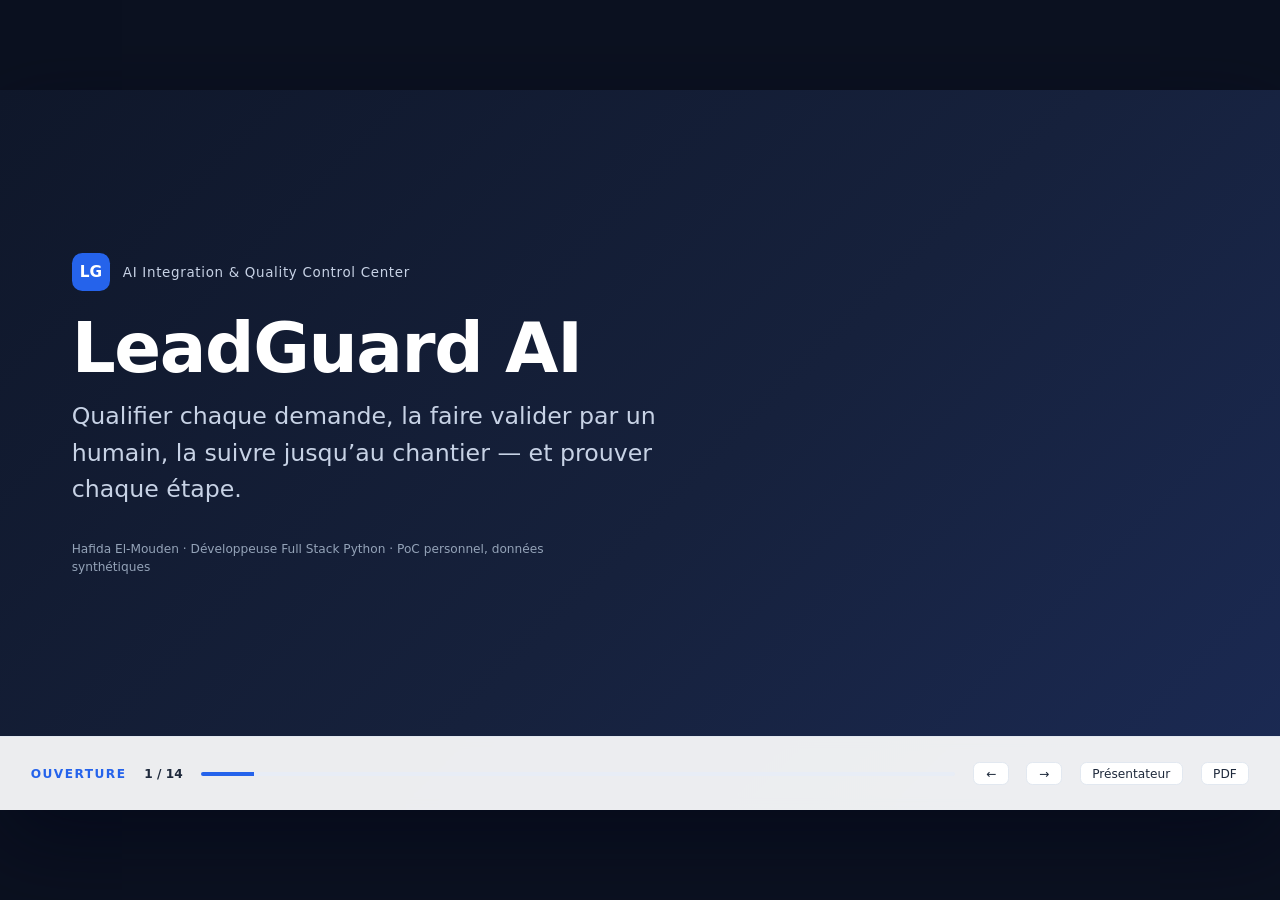
<file: index.html>
<!doctype html>
<html lang="fr">
<head>
<meta charset="utf-8">
<meta name="viewport" content="width=device-width, initial-scale=1">
<title>LeadGuard AI — dossier de présentation</title>
<link rel="stylesheet" href="deck.css">
</head>
<body>

<main class="app">
  <section class="stage" id="stage" aria-live="polite">
    <div class="hud" id="hud">
        <span class="section">Ouverture</span>
        <span class="counter">1 / 14</span>
        <span class="progress"><i style="width:0"></i></span>
        <button type="button" data-prev aria-label="Slide précédente">←</button>
        <button type="button" data-next aria-label="Slide suivante">→</button>
        <button type="button" onclick="location.hash='#/speaker/1'" title="Mode présentateur (s)">Présentateur</button>
        <button type="button" onclick="location.hash='#/print'" title="Mode impression (p)">PDF</button>
    </div>
  </section>
  <section class="print-stack" id="print" hidden></section>
  <section class="notes-doc" id="notes-doc" hidden
           style="position:fixed;inset:0;overflow:auto;background:#0b1120;padding:32px 40px"></section>

</main>

<noscript>
  <p style="color:#fff;padding:24px">
    Ce dossier a besoin de JavaScript. Les versions PDF restent disponibles :
    <a style="color:#7dd3fc" href="../leadguard-ai-dossier.pdf">dossier</a>,
    <a style="color:#7dd3fc" href="../leadguard-ai-lettre.pdf">lettre</a>.
  </p>
</noscript>

<script type="module" src="deck.js"></script>
</body>
</html>
</file>
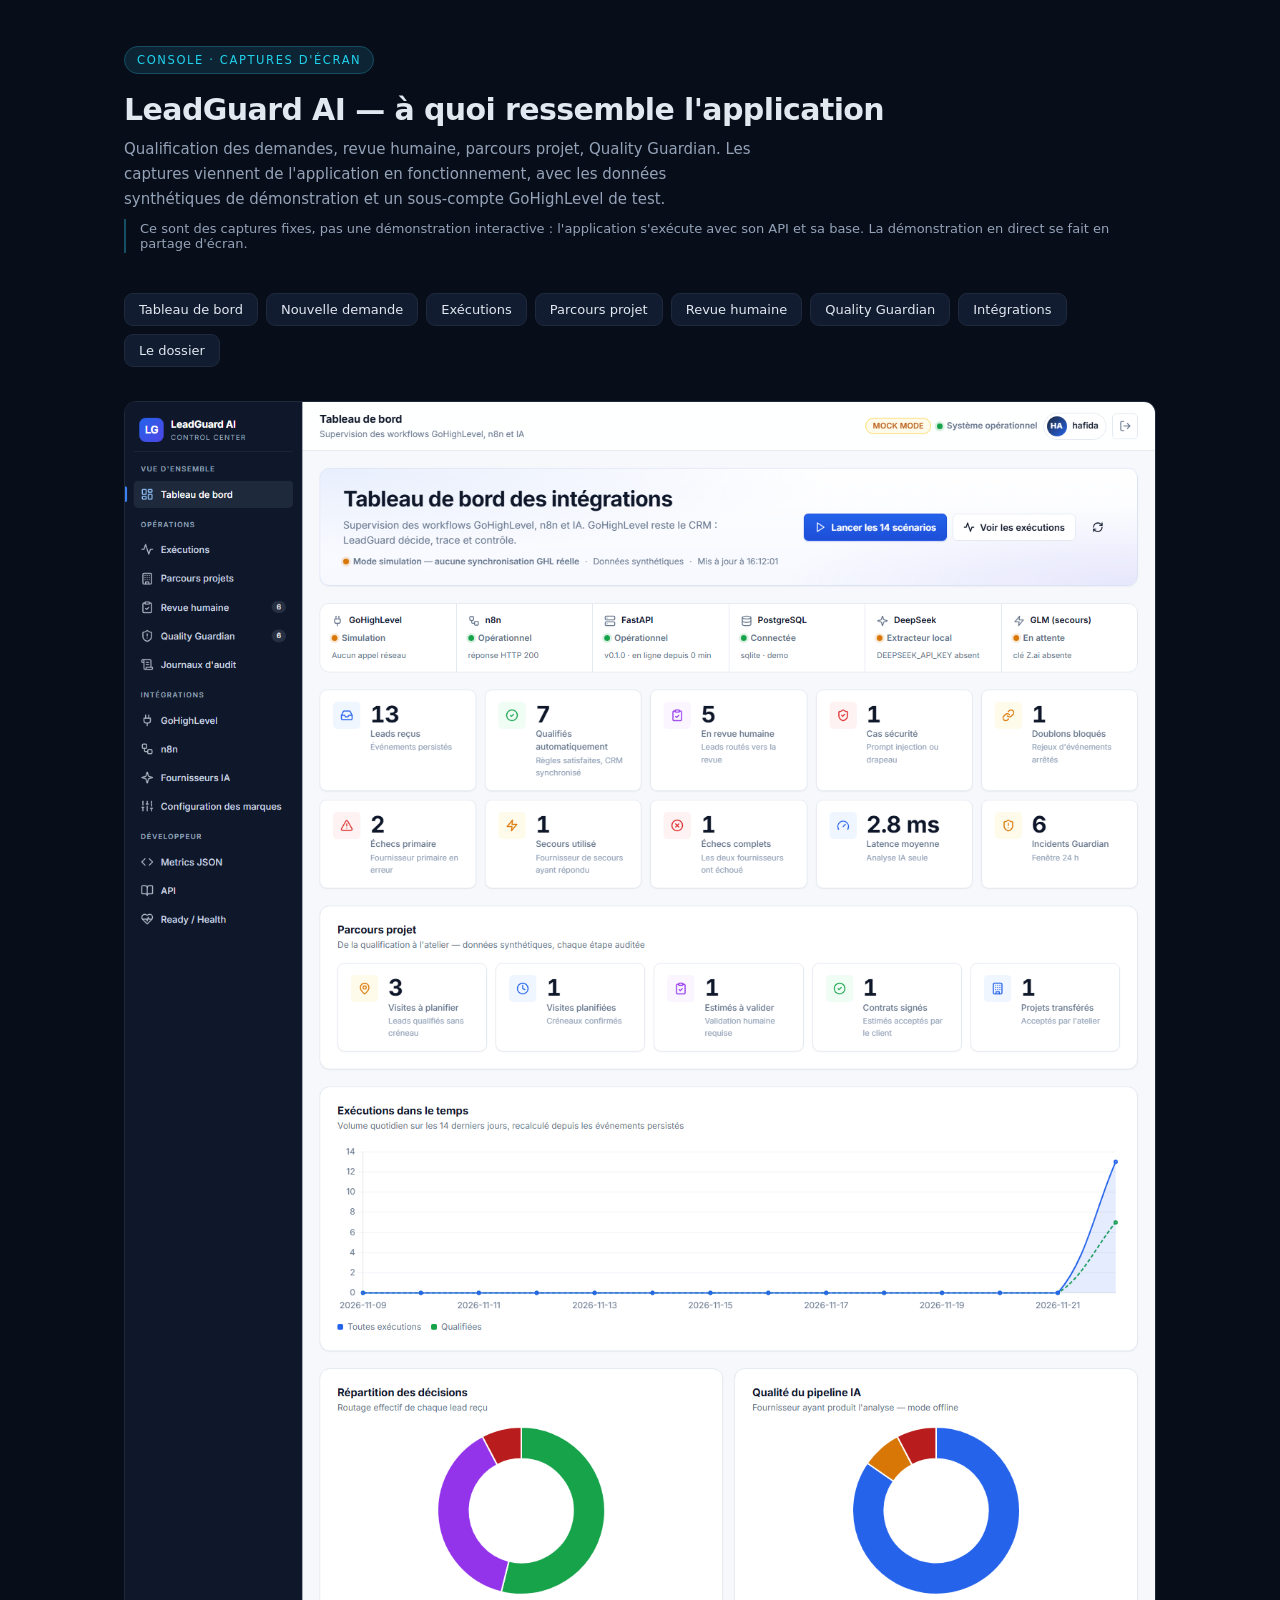
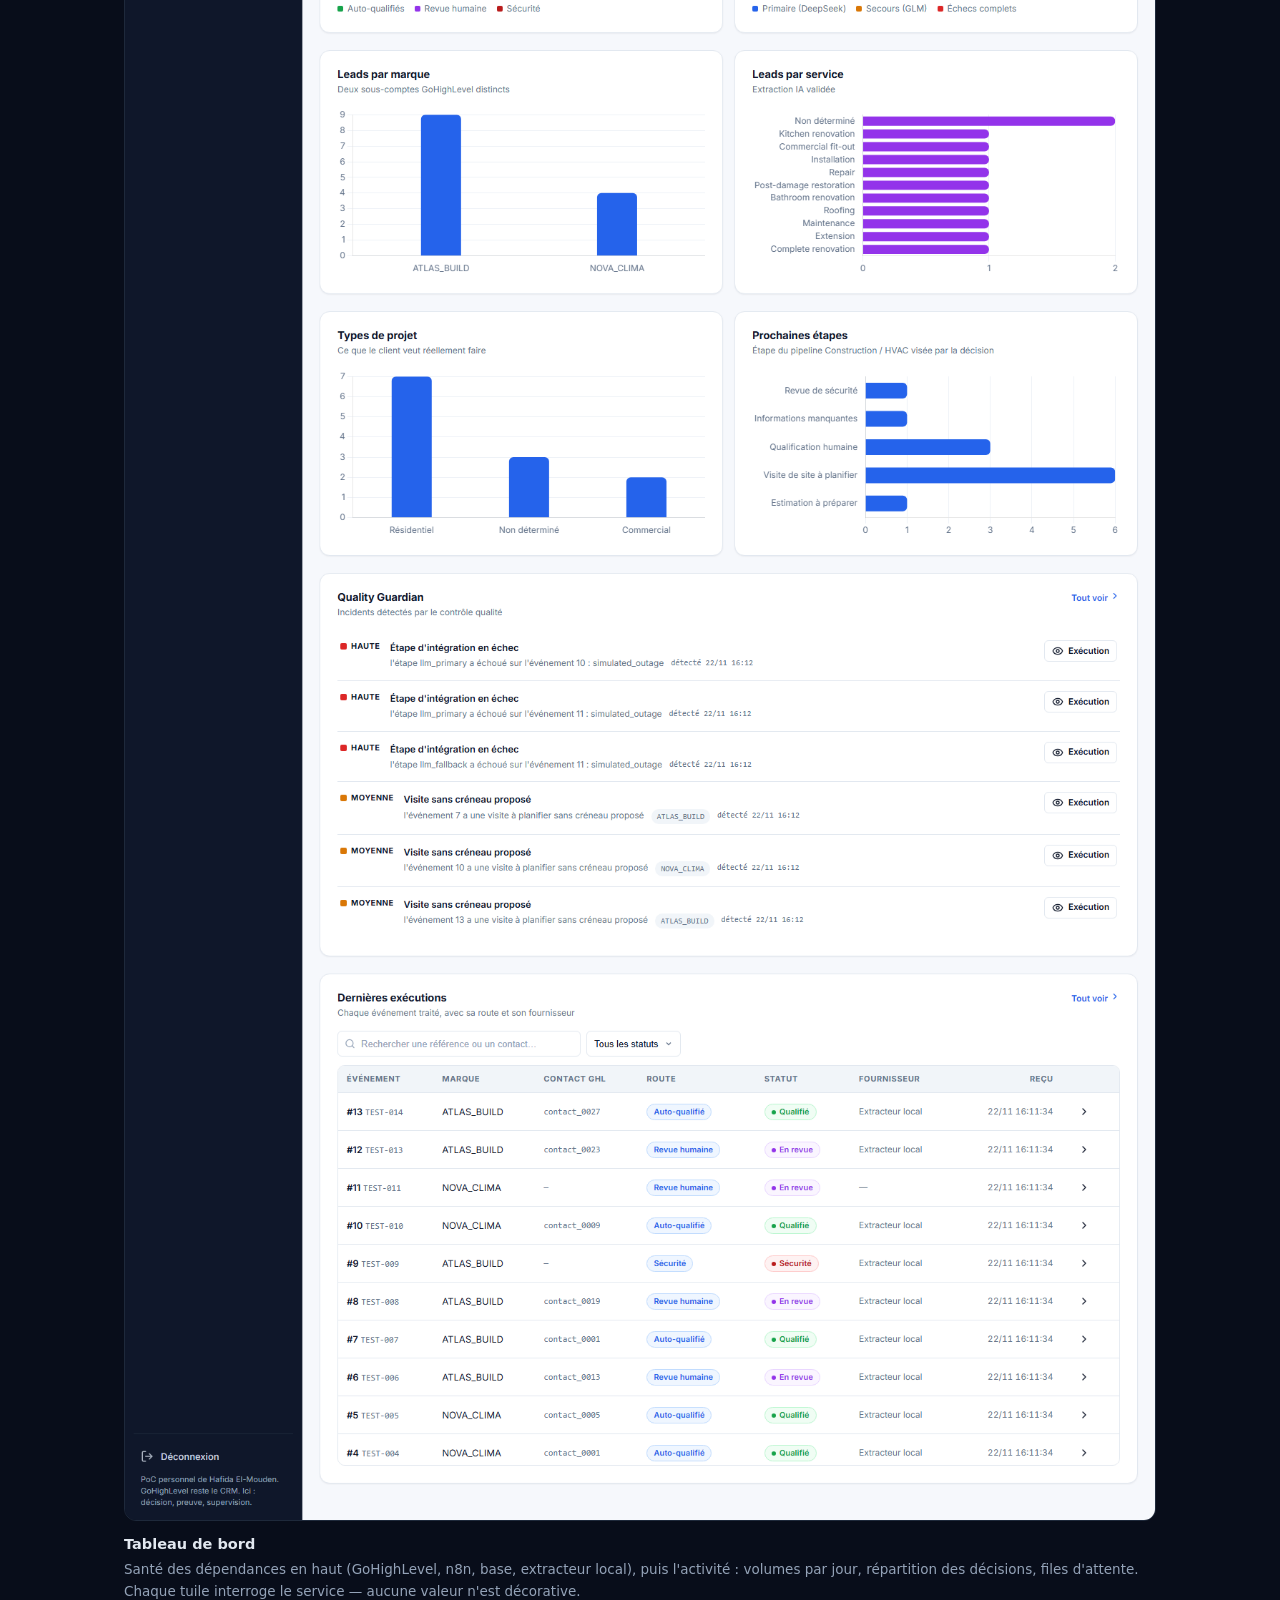
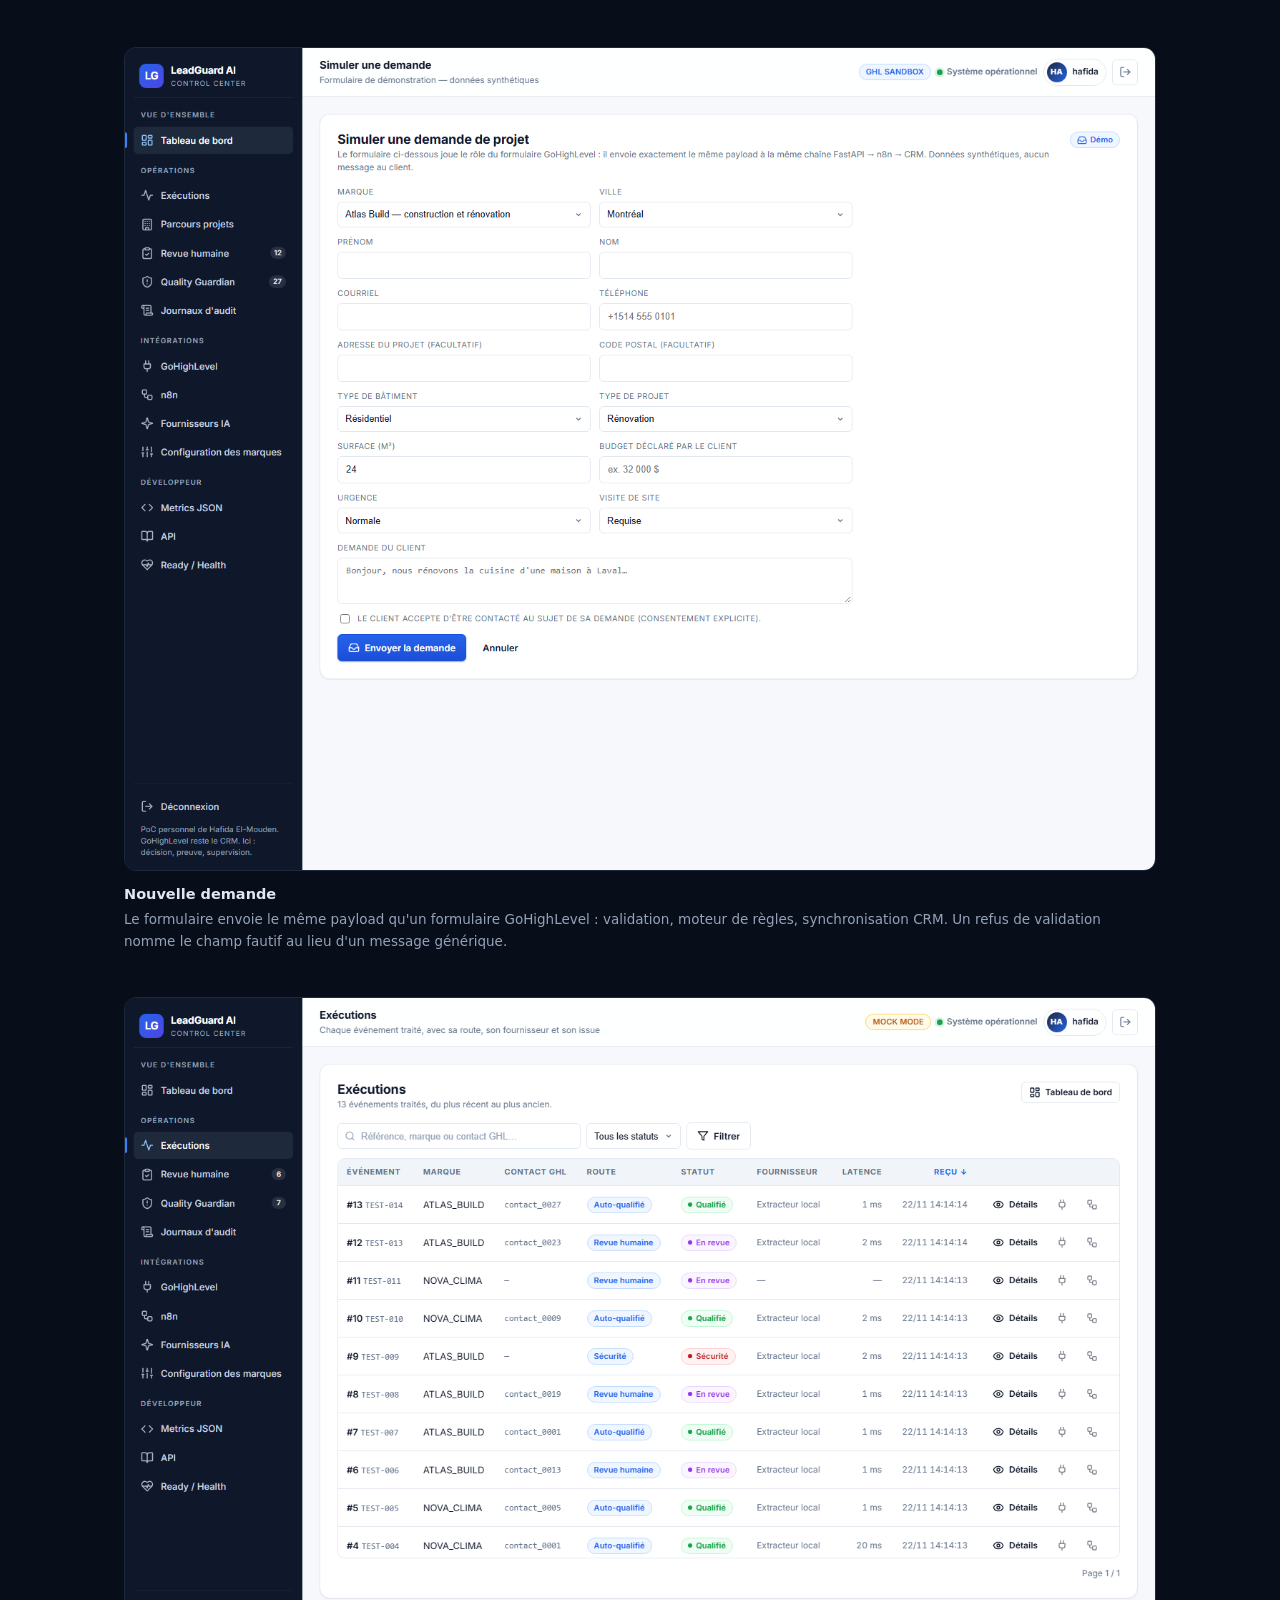
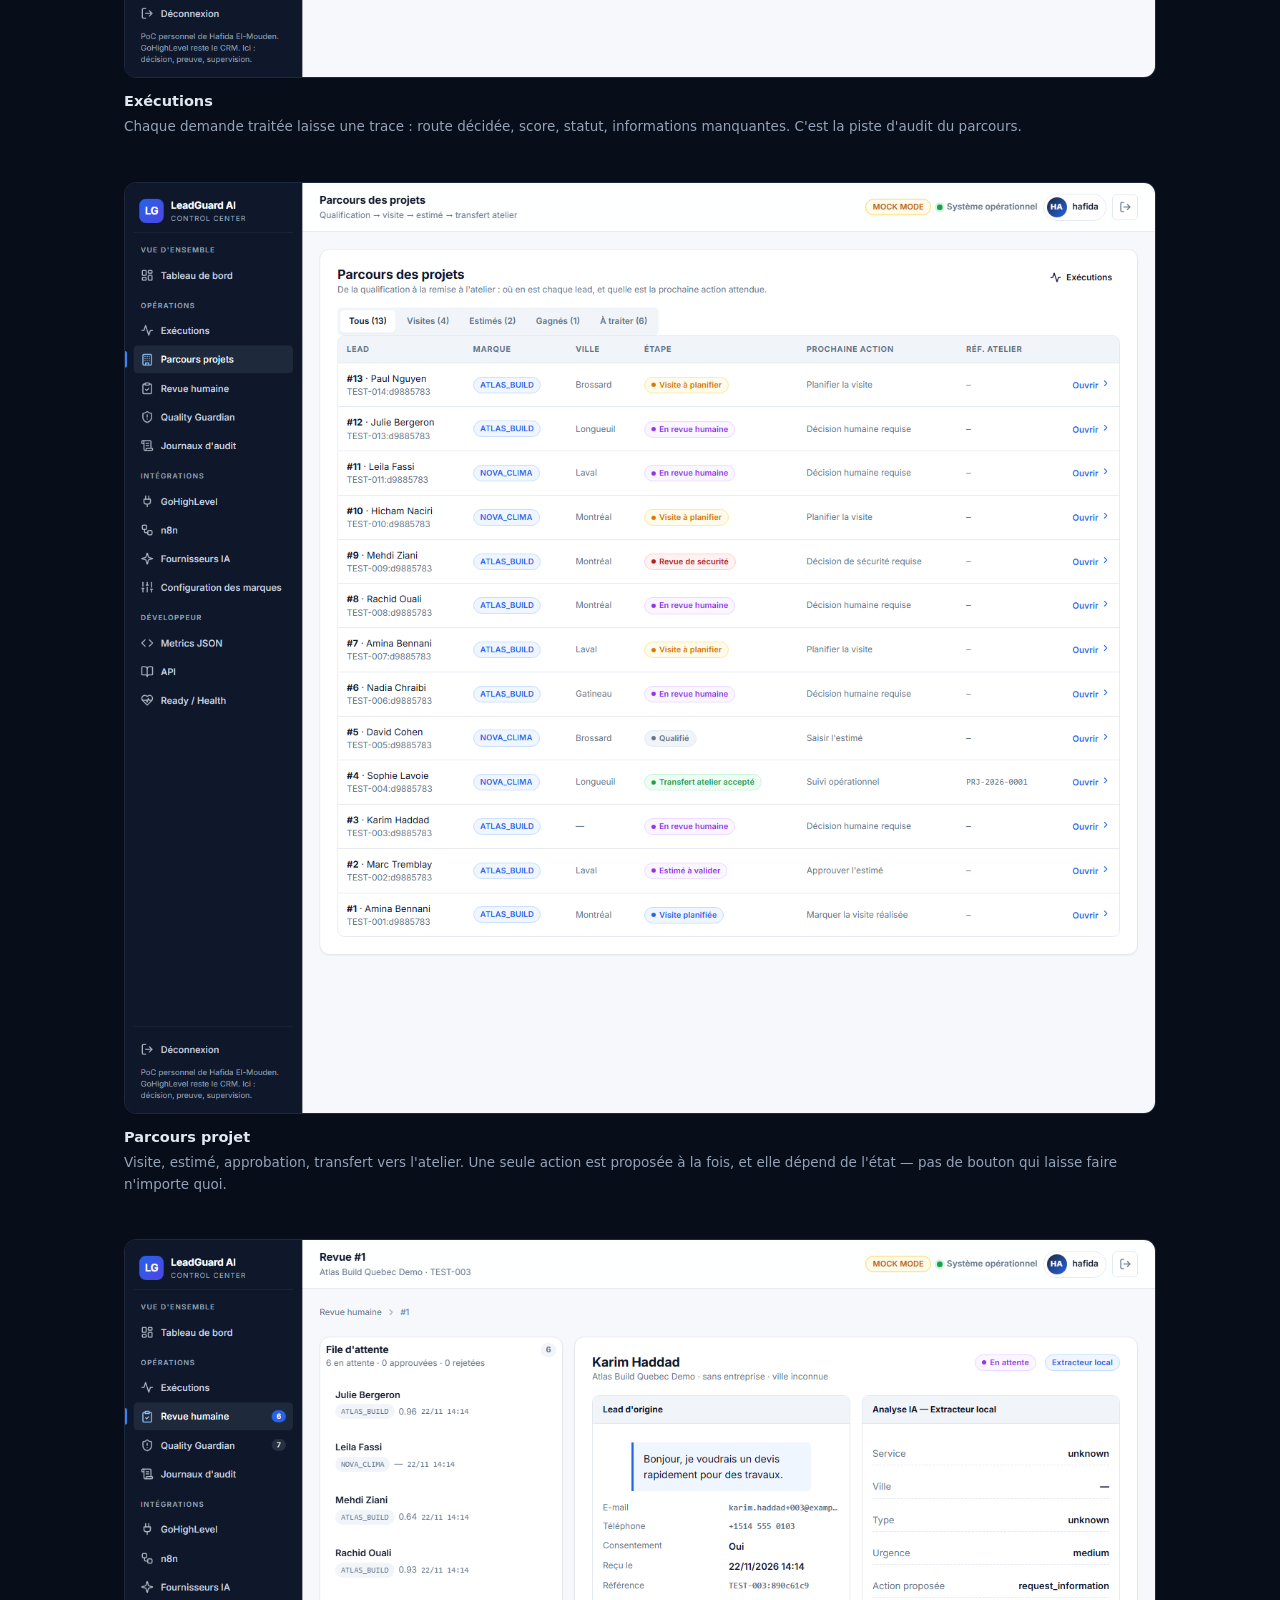
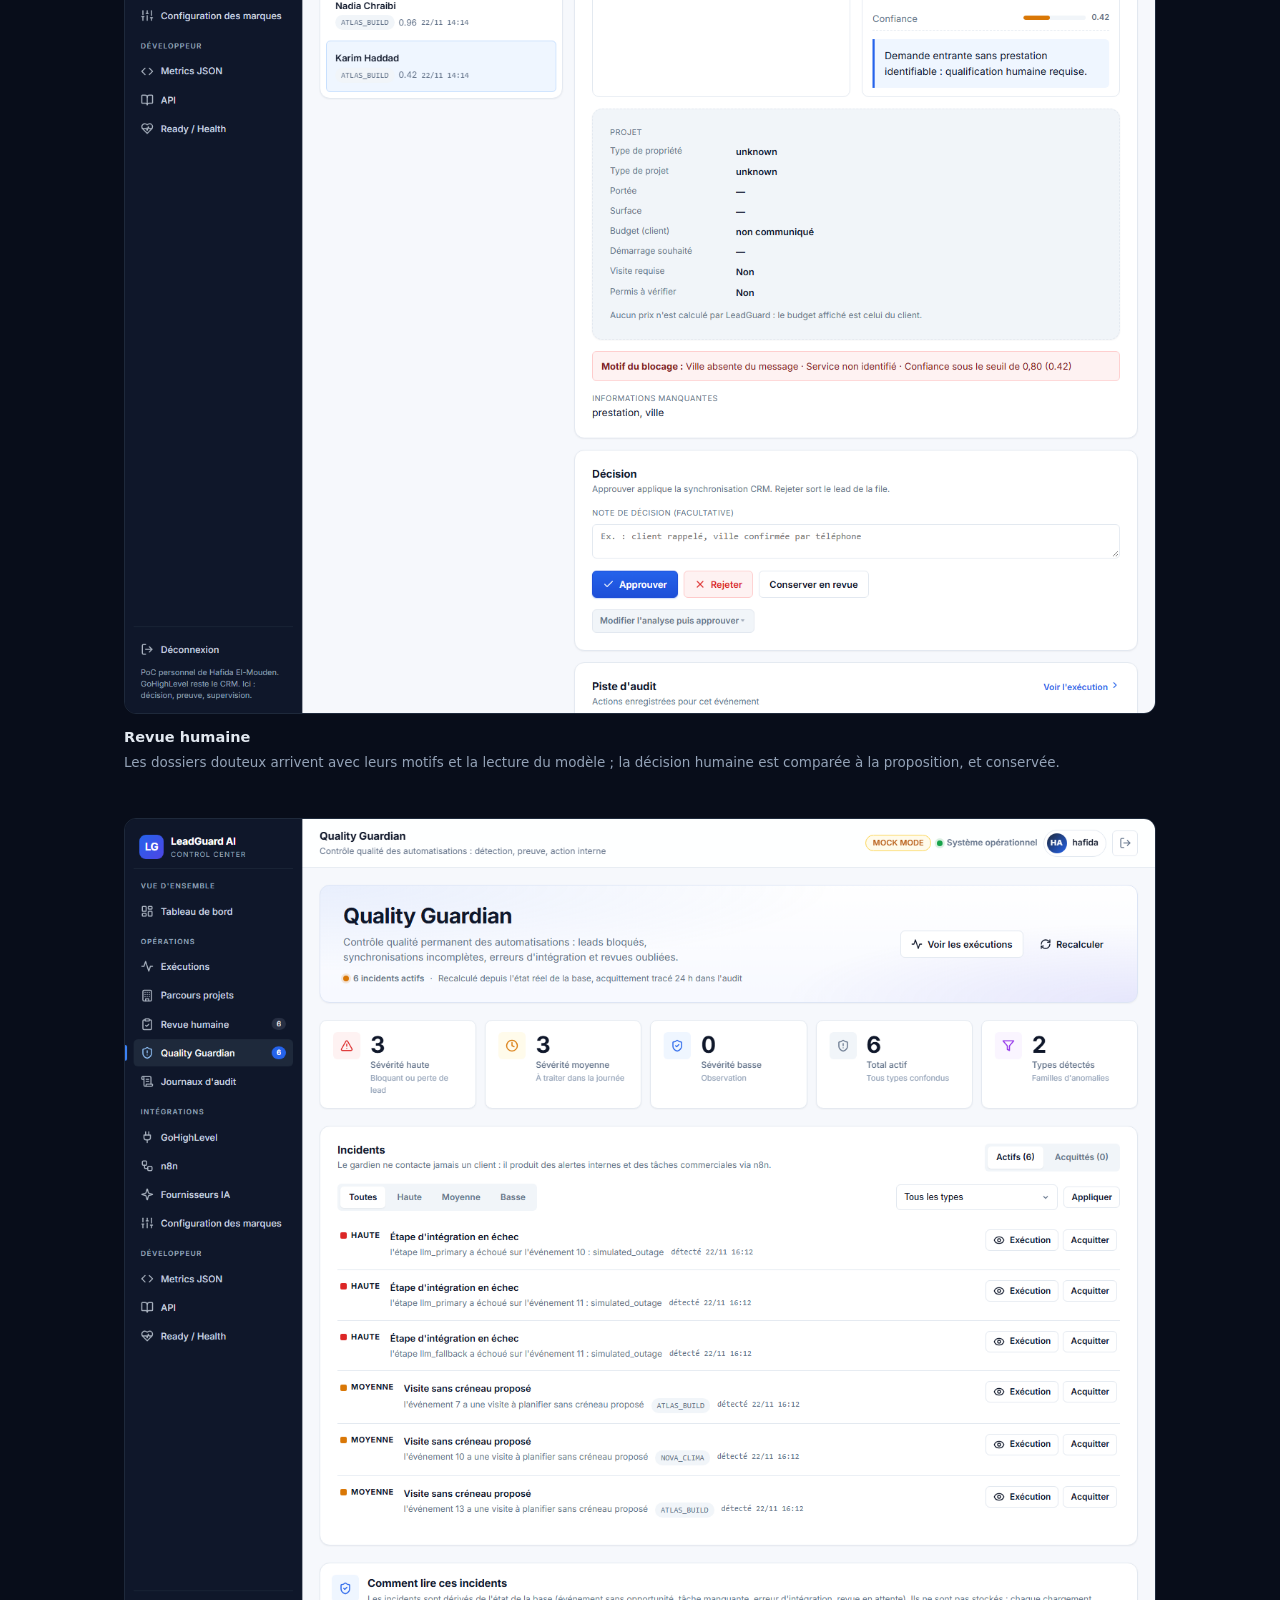
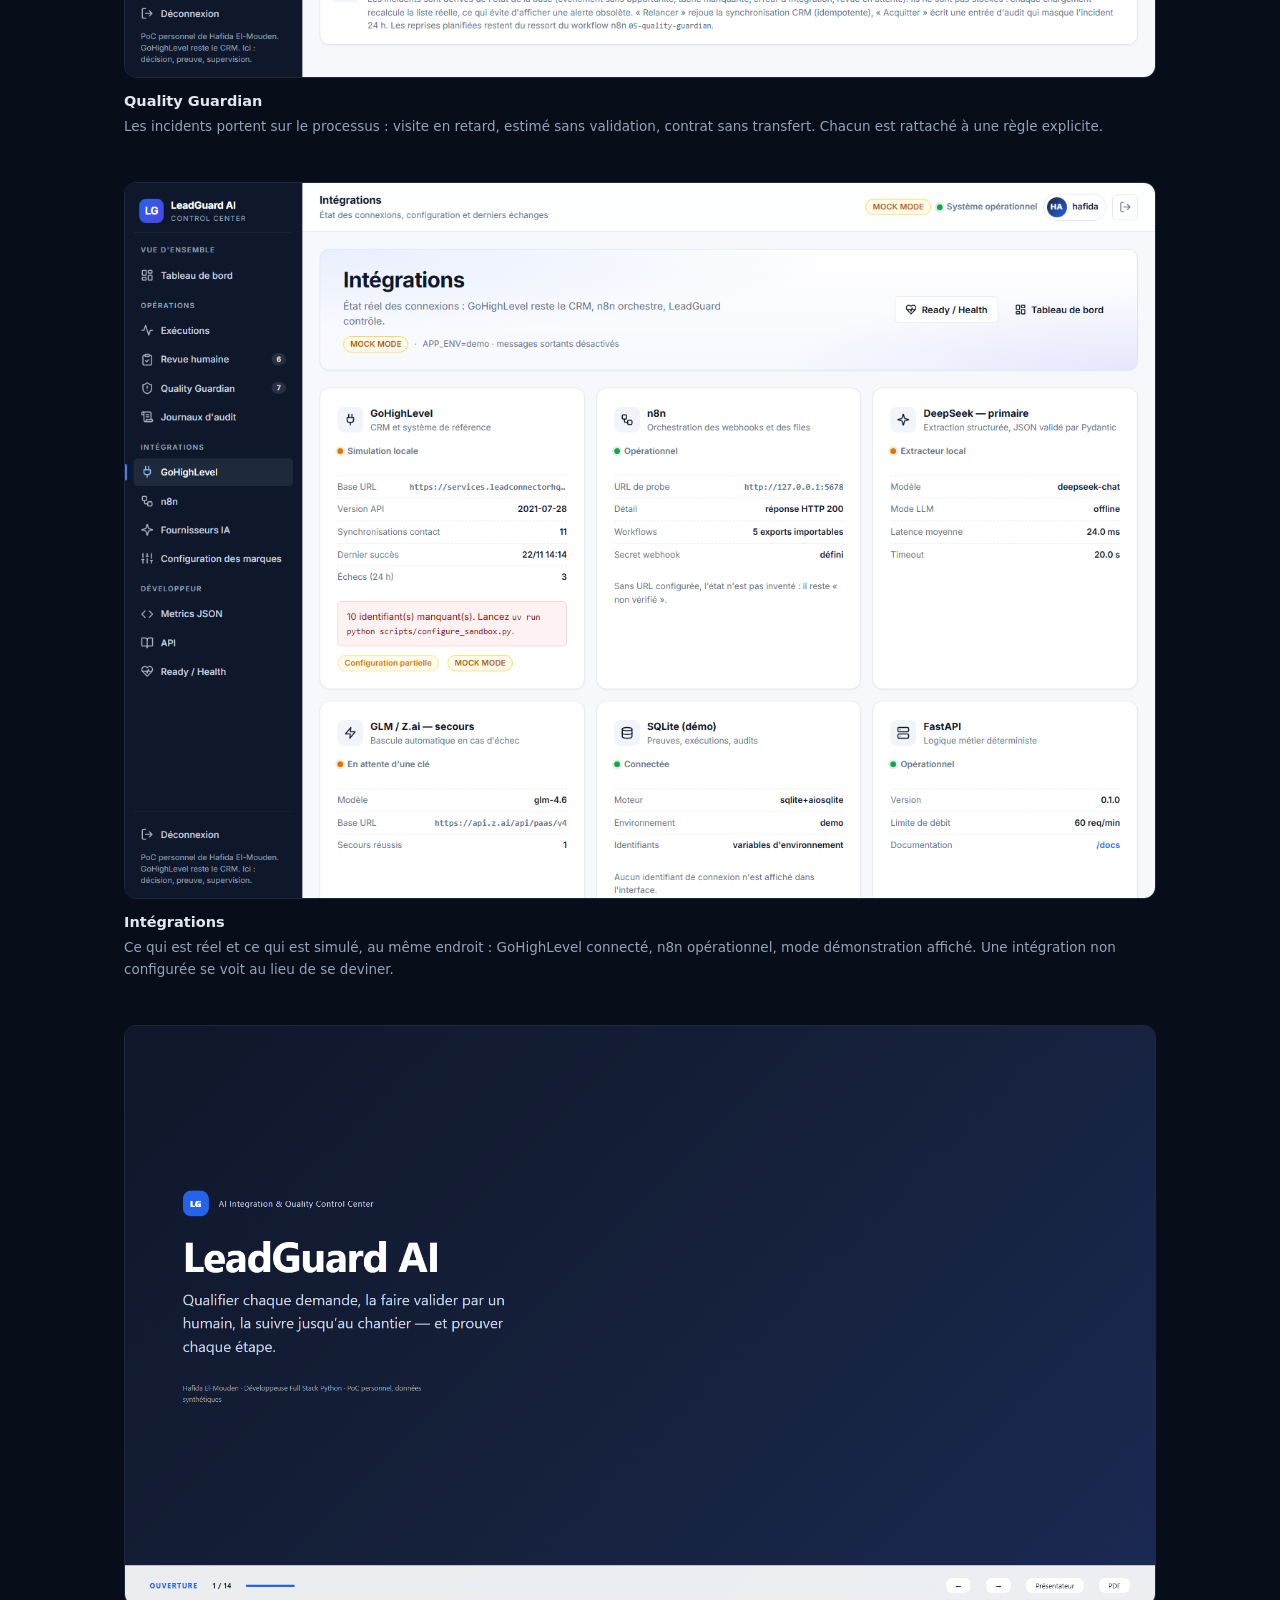
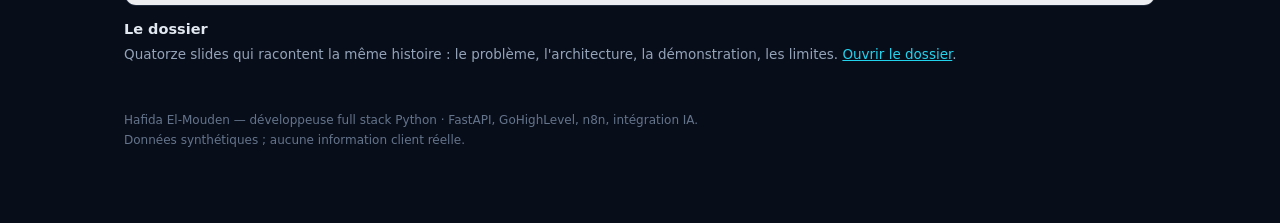
<file: app.html>
<!doctype html>
<html lang="fr">
<head>
<meta charset="utf-8">
<meta name="viewport" content="width=device-width, initial-scale=1">
<title>LeadGuard AI — la console en images</title>
<style>
  :root {
    --bg: #080d1a; --panel: #0f172a; --line: #1e293b; --text: #e2e8f0;
    --muted: #94a3b8; --cyan: #22d3ee;
  }
  * { box-sizing: border-box; }
  body {
    margin: 0; background: radial-gradient(1100px 520px at 12% -8%, #11203a 0%, var(--bg) 58%);
    color: var(--text); font-family: "Segoe UI", Inter, system-ui, sans-serif;
  }
  .wrap { max-width: 1080px; margin: 0 auto; padding: 46px 24px 72px; }
  .kicker {
    display: inline-block; font-size: 11.5px; letter-spacing: .14em; text-transform: uppercase;
    color: var(--cyan); border: 1px solid #164e63; background: #0c2434;
    padding: 6px 12px; border-radius: 999px;
  }
  h1 { font-size: 30px; margin: 18px 0 10px; letter-spacing: -.02em; }
  .lede { color: var(--muted); font-size: 15px; line-height: 1.65; max-width: 66ch; margin: 0 0 8px; }
  nav { display: flex; flex-wrap: wrap; gap: 8px; margin: 22px 0 34px; }
  nav a {
    text-decoration: none; color: var(--text); font-size: 13px; padding: 8px 14px;
    border: 1px solid var(--line); border-radius: 9px; background: #111c31;
  }
  nav a:hover { border-color: #334155; }
  figure { margin: 0 0 44px; }
  figure img {
    width: 100%; height: auto; display: block; border-radius: 12px;
    border: 1px solid var(--line); background: var(--panel);
  }
  figcaption { margin-top: 12px; font-size: 13.5px; color: var(--muted); line-height: 1.6; }
  figcaption strong { color: var(--text); display: block; margin-bottom: 3px; font-size: 14.5px; }
  .note {
    border-left: 2px solid #164e63; padding: 2px 0 2px 14px; margin: 0 0 40px;
    font-size: 13px; color: var(--muted);
  }
  footer { margin-top: 40px; font-size: 12px; color: #64748b; line-height: 1.7; }
</style>
</head>
<body>
<main class="wrap">
  <span class="kicker">Console · captures d'écran</span>
  <h1>LeadGuard AI — à quoi ressemble l'application</h1>
  <p class="lede">
    Qualification des demandes, revue humaine, parcours projet, Quality Guardian.
    Les captures viennent de l'application en fonctionnement, avec les données
    synthétiques de démonstration et un sous-compte GoHighLevel de test.
  </p>
  <p class="note">
    Ce sont des captures fixes, pas une démonstration interactive : l'application
    s'exécute avec son API et sa base. La démonstration en direct se fait en
    partage d'écran.
  </p>

  <nav>
    <a href="#dashboard">Tableau de bord</a>
    <a href="#demande">Nouvelle demande</a>
    <a href="#executions">Exécutions</a>
    <a href="#parcours">Parcours projet</a>
    <a href="#revue">Revue humaine</a>
    <a href="#guardian">Quality Guardian</a>
    <a href="#integrations">Intégrations</a>
    <a href="#dossier">Le dossier</a>
  </nav>

  <figure id="dashboard">
    <img src="captures/dashboard.png" alt="Tableau de bord de la console" loading="lazy">
    <figcaption>
      <strong>Tableau de bord</strong>
      Santé des dépendances en haut (GoHighLevel, n8n, base, extracteur local), puis
      l'activité : volumes par jour, répartition des décisions, files d'attente.
      Chaque tuile interroge le service — aucune valeur n'est décorative.
    </figcaption>
  </figure>

  <figure id="demande">
    <img src="captures/demande.png" alt="Formulaire de demande de projet" loading="lazy">
    <figcaption>
      <strong>Nouvelle demande</strong>
      Le formulaire envoie le même payload qu'un formulaire GoHighLevel : validation,
      moteur de règles, synchronisation CRM. Un refus de validation nomme le champ
      fautif au lieu d'un message générique.
    </figcaption>
  </figure>

  <figure id="executions">
    <img src="captures/executions.png" alt="Liste des exécutions" loading="lazy">
    <figcaption>
      <strong>Exécutions</strong>
      Chaque demande traitée laisse une trace : route décidée, score, statut,
      informations manquantes. C'est la piste d'audit du parcours.
    </figcaption>
  </figure>

  <figure id="parcours">
    <img src="captures/parcours.png" alt="Parcours projet" loading="lazy">
    <figcaption>
      <strong>Parcours projet</strong>
      Visite, estimé, approbation, transfert vers l'atelier. Une seule action est
      proposée à la fois, et elle dépend de l'état — pas de bouton qui laisse faire
      n'importe quoi.
    </figcaption>
  </figure>

  <figure id="revue">
    <img src="captures/revue.png" alt="File de revue humaine" loading="lazy">
    <figcaption>
      <strong>Revue humaine</strong>
      Les dossiers douteux arrivent avec leurs motifs et la lecture du modèle ;
      la décision humaine est comparée à la proposition, et conservée.
    </figcaption>
  </figure>

  <figure id="guardian">
    <img src="captures/guardian.png" alt="Quality Guardian" loading="lazy">
    <figcaption>
      <strong>Quality Guardian</strong>
      Les incidents portent sur le processus : visite en retard, estimé sans
      validation, contrat sans transfert. Chacun est rattaché à une règle explicite.
    </figcaption>
  </figure>

  <figure id="integrations">
    <img src="captures/integrations.png" alt="État des intégrations" loading="lazy">
    <figcaption>
      <strong>Intégrations</strong>
      Ce qui est réel et ce qui est simulé, au même endroit : GoHighLevel connecté,
      n8n opérationnel, mode démonstration affiché. Une intégration non configurée
      se voit au lieu de se deviner.
    </figcaption>
  </figure>

  <figure id="dossier">
    <img src="captures/dossier.png" alt="Couverture du dossier de présentation" loading="lazy">
    <figcaption>
      <strong>Le dossier</strong>
      Quatorze slides qui racontent la même histoire : le problème, l'architecture,
      la démonstration, les limites. <a href="./" style="color:var(--cyan)">Ouvrir le dossier</a>.
    </figcaption>
  </figure>

  <footer>
    Hafida El-Mouden — développeuse full stack Python · FastAPI, GoHighLevel, n8n, intégration IA.<br>
    Données synthétiques ; aucune information client réelle.
  </footer>
</main>
</body>
</html>
</file>
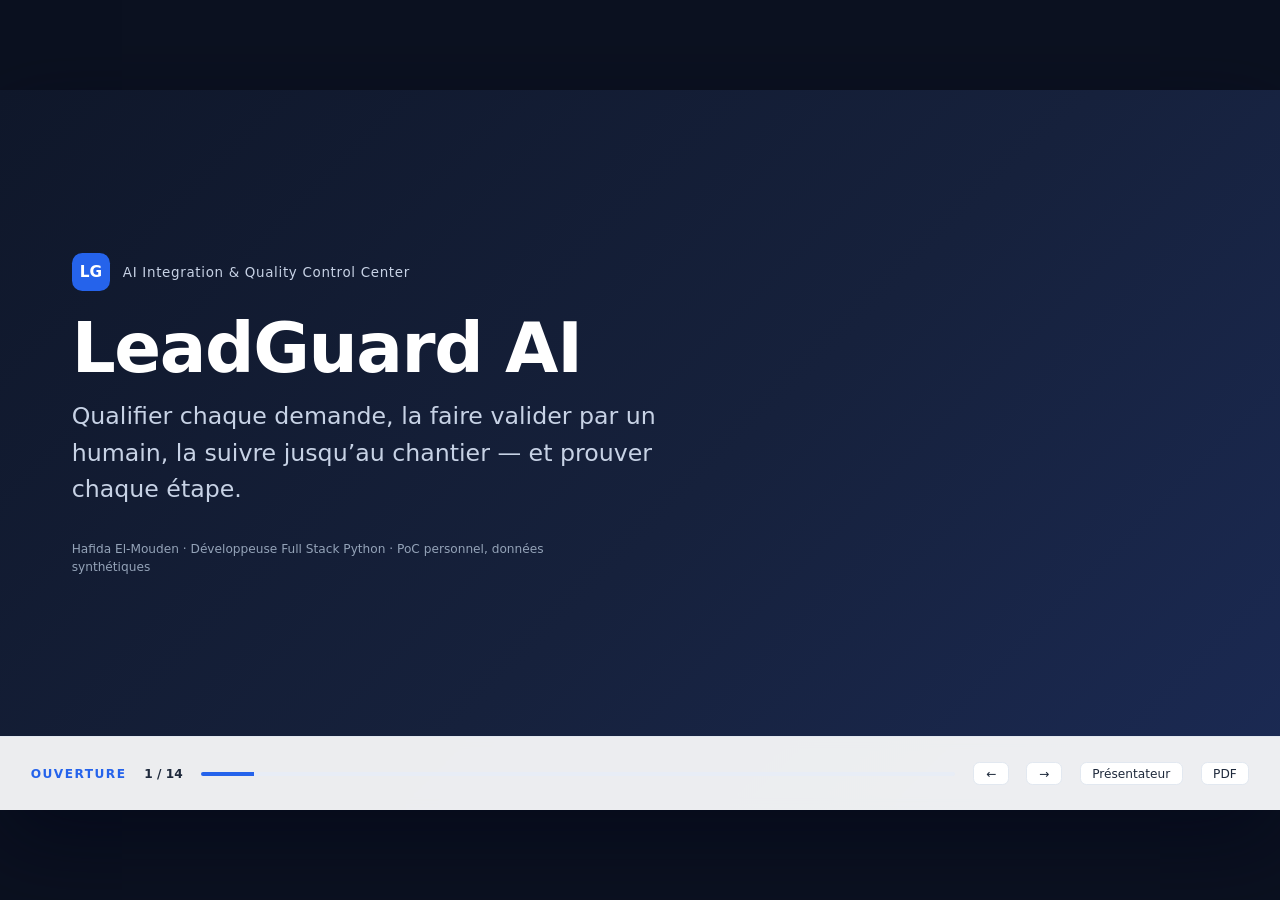
<file: presentation-hors-ligne.html>
<!doctype html>
<html lang="fr">
<head>
<meta charset="utf-8">
<title>LeadGuard AI — dossier de présentation</title>
<style>
/* Design tokens — mesure de la marque : ce sont ceux de la console LeadGuard
   (app/static/css/tokens.css), pas une palette inventée pour le deck. */

:root {
  --navy: #0f172a;
  --navy-soft: #16213c;
  --ink: #1e293b;
  --muted: #64748b;
  --blue: #2563eb;
  --blue-soft: #e8efff;
  --indigo: #4f46e5;
  --cyan: #0891b2;
  --violet: #7c3aed;
  --green: #16a34a;
  --green-soft: #dcfce7;
  --amber: #d97706;
  --amber-soft: #fef3c7;
  --red: #dc2626;
  --line: #e2e8f0;
  --surface: #f6f8fc;
  --paper: #ffffff;
  --hud: 74px;
}

* { box-sizing: border-box; }

html, body {
  margin: 0;
  height: 100%;
  background: #0b1120;
  color: var(--ink);
  font-family: Inter, "Segoe UI", system-ui, -apple-system, sans-serif;
  -webkit-font-smoothing: antialiased;
}

/* ---------------------------------------------------------------- la scène */

.app {
  height: 100%;
  display: grid;
  place-items: center;
  overflow: hidden;
}

.stage {
  position: relative;
  container-type: size;
  aspect-ratio: 16 / 9;
  width: min(100vw, calc((100vh - 0px) * 16 / 9));
  height: min(calc(100vw * 9 / 16), 100vh);
  background: var(--paper);
  overflow: hidden;
  box-shadow: 0 30px 80px rgba(2, 6, 23, .55);
}

.slide {
  position: absolute;
  inset: 0;
  padding: 6cqh 5.6cqw calc(var(--hud) + 4cqh);
  display: flex;
  flex-direction: column;
  justify-content: center;
  background: var(--paper);
}

.slide[hidden] { display: none; }

/* ------------------------------------------------------------- typographie */

.kicker {
  font-size: clamp(11px, 1.05cqw, 16px);
  letter-spacing: .16em;
  text-transform: uppercase;
  font-weight: 700;
  color: var(--blue);
  margin: 0 0 1.6cqh;
}

h1 {
  font-size: clamp(34px, 4.6cqw, 68px);
  line-height: 1.04;
  letter-spacing: -.02em;
  color: var(--navy);
  margin: 0 0 1.8cqh;
}

h2 {
  font-size: clamp(26px, 3cqw, 46px);
  line-height: 1.12;
  letter-spacing: -.015em;
  color: var(--navy);
  margin: 0 0 2.2cqh;
  max-width: 32ch;
}

p {
  font-size: clamp(14px, 1.35cqw, 20px);
  line-height: 1.55;
  color: var(--muted);
  margin: 0 0 1.4cqh;
  max-width: 64ch;
}

.lead { font-size: clamp(16px, 1.6cqw, 24px); color: var(--ink); }
.small { font-size: clamp(12px, 1.12cqw, 16px); }
.tiny { font-size: clamp(11px, .95cqw, 13px); color: var(--muted); }
.mono { font-family: "JetBrains Mono", ui-monospace, Consolas, monospace; font-size: .92em; }

ul { margin: 0; padding-left: 2.2cqw; }
li { font-size: clamp(13px, 1.25cqw, 18px); line-height: 1.5; color: var(--ink); margin-bottom: .8cqh; }
li::marker { color: var(--blue); }

strong { color: var(--navy); }

/* ---------------------------------------------------------------- blocs */

.row { display: flex; gap: 2cqw; align-items: flex-start; }
.col { flex: 1; min-width: 0; }
.grid2 { display: grid; grid-template-columns: 1fr 1fr; gap: 1.8cqw; align-items: start; }
.grid3 { display: grid; grid-template-columns: repeat(3, 1fr); gap: 1.5cqw; align-items: start; }

.card {
  border: 1px solid var(--line);
  border-radius: 1.1cqw;
  padding: 2cqh 1.6cqw;
  background: var(--paper);
}
.card.soft { background: var(--surface); border-color: #dbe4f3; }
.card h3 {
  font-size: clamp(13px, 1.3cqw, 19px);
  margin: 0 0 .8cqh;
  color: var(--navy);
}
.card p, .card li { font-size: clamp(12px, 1.1cqw, 15.5px); }

.pill {
  display: inline-block;
  padding: .25cqh .8cqw;
  border-radius: 999px;
  font-size: clamp(10px, .95cqw, 13px);
  font-weight: 650;
  white-space: nowrap;
}
.pill.ok { background: var(--green-soft); color: #15803d; }
.pill.warn { background: var(--amber-soft); color: #b45309; }
.pill.info { background: #dbeafe; color: #1d4ed8; }
.pill.mock { background: #ede9fe; color: #6d28d9; }
.pill.off { background: #fee2e2; color: #b91c1c; }

.quote {
  border-left: .35cqw solid var(--blue);
  padding: .6cqh 0 .6cqh 1.4cqw;
  font-size: clamp(15px, 1.5cqw, 23px);
  color: var(--navy);
  line-height: 1.45;
  margin: 0;
  max-width: 58ch;
}

table { width: 100%; border-collapse: collapse; }
th {
  text-align: left;
  font-size: clamp(10px, .95cqw, 13px);
  text-transform: uppercase;
  letter-spacing: .08em;
  color: var(--muted);
  padding: .9cqh .8cqw;
  border-bottom: 1px solid var(--line);
  font-weight: 700;
}
td {
  padding: 1.1cqh .8cqw;
  border-bottom: 1px solid #eef2f8;
  font-size: clamp(12px, 1.1cqw, 16px);
  vertical-align: top;
  color: var(--ink);
}
td:first-child { white-space: nowrap; }

.kpi { display: flex; gap: 1.2cqw; }
.kpi > div {
  flex: 1;
  border: 1px solid var(--line);
  border-radius: 1cqw;
  padding: 1.4cqh 1.2cqw;
}
.kpi b {
  display: block;
  font-size: clamp(22px, 2.6cqw, 40px);
  color: var(--navy);
  letter-spacing: -.02em;
  line-height: 1.05;
}
.kpi span { font-size: clamp(11px, 1cqw, 14px); color: var(--muted); }

.flow { display: flex; align-items: stretch; gap: .8cqw; }
.step {
  flex: 1;
  border: 1px solid var(--line);
  border-radius: .9cqw;
  padding: 1.2cqh .9cqw;
  background: var(--surface);
}
.step b { display: block; font-size: clamp(12px, 1.15cqw, 16px); color: var(--navy); margin-bottom: .5cqh; }
.step span { font-size: clamp(10px, .95cqw, 13px); color: var(--muted); line-height: 1.35; display: block; }
.step.hot { border-color: #bfdbfe; background: #f8fbff; }
.arrow { align-self: center; color: #94a3b8; font-size: clamp(12px, 1.1cqw, 16px); }

.shot { border: 1px solid var(--line); border-radius: .9cqw; overflow: hidden; }
.shot img { display: block; width: 100%; }

.title-slide {
  background: linear-gradient(135deg, #0f172a 0%, var(--navy-soft) 55%, #1b2a54 100%);
  justify-content: center;
}
.title-slide h1 { color: #fff; font-size: clamp(38px, 5.4cqw, 78px); }
.title-slide p { color: #c7d2e5; }
.title-slide .kicker { color: #7dd3fc; }
.title-slide .tiny { color: #94a3b8; }

.brand { display: flex; align-items: center; gap: 1cqw; margin-bottom: 3cqh; }
.mark {
  width: clamp(32px, 3cqw, 48px);
  height: clamp(32px, 3cqw, 48px);
  border-radius: .8cqw;
  background: var(--blue);
  color: #fff;
  display: grid;
  place-items: center;
  font-weight: 800;
  font-size: clamp(12px, 1.2cqw, 17px);
}
.brand-name { font-size: clamp(11px, 1.05cqw, 15px); letter-spacing: .05em; color: #c7d2e5; }

/* ------------------------------------------------------------------- HUD */

.hud {
  position: absolute;
  left: 0; right: 0; bottom: 0;
  height: var(--hud);
  display: flex;
  align-items: center;
  gap: 1.4cqw;
  padding: 0 2.4cqw;
  border-top: 1px solid var(--line);
  background: rgba(255, 255, 255, .92);
  backdrop-filter: blur(6px);
  font-size: clamp(10px, .95cqw, 13px);
  color: var(--muted);
  z-index: 5;
}
.hud .section { text-transform: uppercase; letter-spacing: .12em; font-weight: 700; color: var(--blue); }
.hud .progress { flex: 1; height: 4px; background: #e8edf6; border-radius: 999px; overflow: hidden; }
.hud .progress i { display: block; height: 100%; width: 0; background: var(--blue); transition: width .25s ease; }
.hud .counter { font-variant-numeric: tabular-nums; color: var(--ink); font-weight: 650; }
.hud button {
  font: inherit;
  border: 1px solid var(--line);
  background: #fff;
  color: var(--ink);
  border-radius: .5cqw;
  padding: .5cqh .9cqw;
  cursor: pointer;
}
.hud button:hover { border-color: #bfdbfe; background: #f8fbff; }
.hud button:focus-visible { outline: 2px solid var(--blue); outline-offset: 2px; }

/* ---------------------------------------------------------------- modes */

body.speaker .app {
  display: flex;
  align-items: stretch;
  gap: 18px;
  padding: 18px;
  height: 100vh;
}
body.speaker .stage {
  flex: 1.6;
  width: auto;
  height: auto;
  max-height: 100%;
}
body.speaker .notes-panel { flex: 1; max-width: 460px; }

.notes-panel {
  background: #fff;
  border-radius: 12px;
  padding: 18px 20px;
  overflow: auto;
  font-size: 14px;
  line-height: 1.55;
  color: var(--ink);
}
.notes-panel h3 { margin: 0 0 8px; font-size: 13px; text-transform: uppercase; letter-spacing: .1em; color: var(--blue); }
.notes-panel p { font-size: 14px; color: var(--ink); max-width: none; }
.notes-panel .key { border-left: 3px solid var(--violet); padding-left: 12px; font-weight: 600; }
.notes-panel ul { padding-left: 18px; }
.notes-panel li { font-size: 13.5px; }

.timer {
  position: fixed;
  top: 14px;
  left: 50%;
  transform: translateX(-50%);
  background: #0f172a;
  color: #fff;
  border-radius: 999px;
  padding: 8px 18px;
  font-variant-numeric: tabular-nums;
  font-size: 15px;
  font-weight: 600;
  z-index: 20;
}
.timer.warn { background: #b45309; }
.timer.over { background: #b91c1c; }

/* ------------------------------------------------------------------ print */

body.print {
  background: #fff;
  overflow: visible;
}
body.print .app { display: block; height: auto; }
body.print .stage { display: none; }
body.print .print-stack { display: block; }

.print-slide {
  position: relative;
  width: 1280px;
  height: 720px;
  margin: 0 auto;
  page-break-after: always;
  break-after: page;
  background: #fff;
  overflow: hidden;
}
.print-slide:last-child { page-break-after: auto; }

@page { size: 1280px 720px; margin: 0; }

@media print {
  html, body { background: #fff; }
  .hud, .timer, .notes-panel { display: none !important; }
  .print-slide { box-shadow: none; }
}

</style>
</head>
<body>
<main class="app">
  <section class="stage" id="stage" aria-live="polite">
    <div class="hud" id="hud">
      <span class="section">Ouverture</span>
      <span class="counter">1 / 14</span>
      <span class="progress"><i style="width:0"></i></span>
      <button type="button" data-prev aria-label="Slide précédente">←</button>
      <button type="button" data-next aria-label="Slide suivante">→</button>
      <button type="button" onclick="location.hash='#/speaker/1'" title="Mode présentateur (s)">Présentateur</button>
      <button type="button" onclick="location.hash='#/print'" title="Mode impression (p)">PDF</button>
    </div>
  </section>
  <section class="print-stack" id="print" hidden></section>
  <section class="notes-doc" id="notes-doc" hidden style="position:fixed;inset:0;overflow:auto;background:#0b1120;padding:32px 40px"></section>
</main>
<script type="module">
// ---- données (slides.js) ----

/**
 * Contenu des slides. Un fichier pour tout ce qui se lit : durées, sections,
 * titres. Le rendu vit dans deck.js, les notes dans notes.js.
 *
 * Règle de rédaction : une idée par slide, des verbes précis, et pour chaque
 * brique d'architecture ce qu'elle fait *et* ce qu'elle ne fait jamais.
 */

const node = (title, detail, hot = false) =>
  `<div class="step${hot ? " hot" : ""}"><b>${title}</b><span>${detail}</span></div>`;

const arrow = '<div class="arrow">→</div>';

const card = (title, body, soft = true) =>
  `<div class="card${soft ? " soft" : ""}"><h3>${title}</h3><p class="small" style="margin:0">${body}</p></div>`;

const pill = (label, tone) => `<span class="pill ${tone}">${label}</span>`;

const SLIDES = [
  {
    id: "ouverture",
    tone: "dark",
    section: "Ouverture",
    title: "LeadGuard AI",
    seconds: 25,
    html: () => `
      <div class="brand">
        <div class="mark">LG</div>
        <div class="brand-name">AI Integration &amp; Quality Control Center</div>
      </div>
      <h1>LeadGuard AI</h1>
      <p class="lead" style="font-size:clamp(17px,1.85cqw,28px);max-width:42ch">
        Qualifier chaque demande, la faire valider par un humain, la suivre
        jusqu’au chantier — et prouver chaque étape.
      </p>
      <p class="tiny" style="margin-top:3cqh">
        Hafida El-Mouden · Développeuse Full Stack Python · PoC personnel, données synthétiques
      </p>`,
  },
  {
    id: "probleme",
    section: "Contexte",
    title: "Une demande se perd entre le formulaire, le téléphone et le CRM",
    seconds: 45,
    html: () => `
      <p class="kicker">Le problème</p>
      <h2>Une demande entrante se perd entre le formulaire, le téléphone et le CRM</h2>
      <div class="grid3">
        ${card("Réponse lente", "Un lead de rénovation contacté en 48 h est déjà chez un concurrent. Le SLA promis est de 30 minutes.")}
        ${card("Qualification inégale", "Selon qui répond, le budget, la surface ou l’urgence ne sont pas demandés. La visite technique se planifie parfois sur un dossier vide.")}
        ${card("Aucune preuve", "Quand un lead est perdu, personne ne sait s’il n’a jamais été qualifié, s’il a été oublié, ou si le CRM a échoué.")}
      </div>
      <p class="quote" style="margin-top:3.4cqh">
        « Un CRM dit ce qui s’est passé. Il ne dit pas si la décision était juste,
        ni si l’intégration a tenu. »
      </p>`,
  },
  {
    id: "positionnement",
    section: "Positionnement",
    title: "Ce n’est pas un second CRM",
    seconds: 40,
    html: () => `
      <p class="kicker">Le positionnement</p>
      <h2>Ce n’est pas un second CRM</h2>
      <div class="row">
        <div class="card col" style="flex:.9">
          <h3 style="color:var(--muted)">GoHighLevel garde</h3>
          <ul class="small">
            <li>contacts, champs, tags</li>
            <li>opportunités et pipelines</li>
            <li>notes, tâches, calendriers</li>
            <li>workflows CRM</li>
          </ul>
        </div>
        <div class="card col" style="border-color:#bfdbfe;background:#f8fbff">
          <h3 style="color:var(--blue)">LeadGuard ajoute</h3>
          <ul class="small">
            <li>analyse IA + décision par règles</li>
            <li>idempotence et reprise sur erreur</li>
            <li>revue humaine obligatoire</li>
            <li>parcours visite → estimé → transfert</li>
            <li>Quality Guardian, audit, métriques</li>
          </ul>
        </div>
      </div>
      <p class="tiny" style="margin-top:2cqh">
        L’atelier reste maître de l’exécution des travaux. LeadGuard ne garde que les données d’intégration.
      </p>`,
  },
  {
    id: "architecture",
    section: "Architecture",
    title: "Chaque brique a une frontière",
    seconds: 50,
    html: () => `
      <p class="kicker">Architecture</p>
      <h2>Trois couches, un seul point de décision</h2>
      <div class="flow">
        ${node("Formulaire / appel", "GoHighLevel capture la demande, rien de plus")}
        ${arrow}
        ${node("n8n", "orchestre le flux, ne décide pas")}
        ${arrow}
        ${node("FastAPI", "valide, décide, trace — seule brique qui choisit la route", true)}
        ${arrow}
        ${node("PostgreSQL", "événements, analyses, preuves")}
      </div>
      <div class="grid3" style="margin-top:3cqh">
        ${card("LLM : DeepSeek", "extrait une structure — n’accorde jamais une qualification, ne produit aucun prix")}
        ${card("Secours : GLM", "bascule automatique, la panne est un cas normal et se voit")}
        ${card("Mock-first", "même code et mêmes tests, CRM simulé ou sandbox réelle")}
      </div>
      <p class="quote" style="margin-top:2.6cqh">Le LLM propose une extraction. Le code Python décide.</p>`,
  },
  {
    id: "parcours",
    section: "Parcours",
    title: "De la demande au chantier, en six étapes",
    seconds: 50,
    html: () => `
      <p class="kicker">Le parcours</p>
      <h2>De la demande au chantier, en six étapes suivies</h2>
      <table>
        <tr><th>#</th><th>Étape</th><th>Ce qui est garanti</th></tr>
        <tr><td><strong>1</strong></td><td>Qualification</td><td>règles déterministes : ville, service, consentement, budget déclaré, doublons</td></tr>
        <tr><td><strong>2</strong></td><td>Revue humaine</td><td>aucun lead douteux ne part sans décision nominative tracée</td></tr>
        <tr><td><strong>3</strong></td><td>Visite de site</td><td>un seul créneau actif ; un retard est signalé par le Guardian</td></tr>
        <tr><td><strong>4</strong></td><td>Estimé</td><td>montant saisi par un humain ; envoi impossible sans approbation</td></tr>
        <tr><td><strong>5</strong></td><td>Opportunité acceptée</td><td>réponse client enregistrée, rien n’est supprimé</td></tr>
        <tr><td><strong>6</strong></td><td>Transfert atelier</td><td>seul un estimé accepté part ; échec tracé et rejouable</td></tr>
      </table>
      <p class="tiny" style="margin-top:1.6cqh">
        Chaque transition écrit une ligne d’audit avec son acteur : la démo est reproductible, pas racontée.
      </p>`,
  },
  {
    id: "garde-fous",
    section: "Garde-fous",
    title: "Ce que le système s’interdit",
    seconds: 45,
    html: () => `
      <p class="kicker">Garde-fous</p>
      <h2>Ce que le système s’interdit</h2>
      <div class="grid2">
        ${card("Aucun prix", "Le schéma d’analyse n’a pas de champ pour un prix, une remise ou une taxe. Le montant d’un estimé est tapé par un humain.", false)}
        ${card("Aucun message client", "<span class='mono'>ENABLE_OUTBOUND_MESSAGES=false</span> : l’envoi d’un estimé produit une trace, aucun courriel ne part.", false)}
        ${card("Validation humaine", "Approbation nominative avant tout envoi ou transfert ; le nom du valideur est dans l’audit.", false)}
        ${card("Idempotence", "Clé unique en base : un webhook rejoué ne crée ni doublon ni second contact.", false)}
      </div>
      <p class="quote" style="margin-top:2.6cqh">
        Une injection de prompt ne change pas la décision : elle déclenche une revue de sécurité.
      </p>`,
  },
  {
    id: "preuve",
    section: "Preuve",
    title: "Branché sur un sous-compte réel",
    seconds: 50,
    html: () => `
      <p class="kicker">Preuve · GoHighLevel</p>
      <h2>Branché sur un sous-compte réel, pas sur une maquette</h2>
      <div class="row">
        <div class="col">
          <div class="kpi" style="flex-direction:column;gap:1.2cqh">
            <div><b>14</b><span>étapes dans le pipeline « Construction Sales »</span></div>
            <div><b>19</b><span>champs personnalisés <span class="mono">leadguard_*</span></span></div>
            <div><b>8</b><span>tags posés par l’intégration</span></div>
          </div>
        </div>
        <div class="col">
          <div class="card soft">
            <h3>Un lead réel, vérifié par API</h3>
            <ul class="small" style="margin-top:1cqh">
              <li>contact créé, <strong>10 tags</strong>, <strong>18 champs</strong> remplis</li>
              <li>opportunité placée à <strong>Site Visit To Schedule</strong></li>
              <li>note d’analyse + tâche « [URGENT] qualifier le lead »</li>
              <li>le même code tourne en mode simulé, sans GHL</li>
            </ul>
          </div>
        </div>
      </div>
      <p class="tiny" style="margin-top:2cqh">
        Sandbox GoHighLevel · API v2 · en-tête 2021-07-28 · jeton de sous-compte, jamais commité.
      </p>`,
  },
  {
    id: "console",
    section: "Produit",
    title: "Un poste de pilotage",
    seconds: 40,
    html: () => `
      <p class="kicker">La console</p>
      <h2>Un poste de pilotage, pas un tableau de bord décoratif</h2>
      <div class="row">
        <div class="col">
          <div class="shot"><img src="img/health.png" alt="Bandeau de santé des intégrations"></div>
          <p class="tiny" style="margin-top:1cqh">Chaque tuile interroge réellement le service : GHL, n8n, base, LLM.</p>
        </div>
        <div class="col">
          <div class="shot"><img src="img/projects.png" alt="Parcours des projets"></div>
          <p class="tiny" style="margin-top:1cqh">Parcours : où en est chaque lead, et l’action attendue.</p>
        </div>
      </div>`,
  },
  {
    id: "guardian",
    section: "Qualité",
    title: "Quality Guardian",
    seconds: 35,
    html: () => `
      <p class="kicker">Quality Guardian</p>
      <h2>Ce qui ne se voit pas dans un CRM, et qui coûte cher</h2>
      <div class="grid2">
        ${card("Sur le parcours", "visite en retard · estimé sans validation · estimé sans réponse · contrat signé sans transfert · transfert en échec")}
        ${card("Sur l’intégration", "étape CRM en échec · lead non traité · revue qui traîne · doublon rejoué · analyse incomplète")}
      </div>
      <p class="quote" style="margin-top:3cqh">
        Le Guardian n’envoie rien au client : il alerte en interne, et peut rejouer
        une synchronisation manquée.
      </p>
      <p class="tiny" style="margin-top:1.4cqh">Chaque alerte a un code stable, un message en français et une piste d’audit.</p>`,
  },
  {
    id: "qualite",
    section: "Ingénierie",
    title: "229 tests, et trois bugs réels",
    seconds: 40,
    html: () => `
      <p class="kicker">Qualité</p>
      <h2>229 tests, et des garde-fous qui ont trouvé de vrais bugs</h2>
      <div class="grid3">
        ${card("229 tests", "unitaires, intégration (respx), e2e sur l’API ASGI, pages de la console")}
        ${card("ruff + mypy", "typage strict sur <span class='mono'>app/</span>, format imposé")}
        ${card("SQLite &amp; PostgreSQL", "même suite, deux moteurs, migrations Alembic vérifiées")}
      </div>
      <div class="card soft" style="margin-top:2.4cqh">
        <h3>Trois défauts attrapés avant la production</h3>
        <ul class="small" style="margin-top:.8cqh">
          <li>une colonne <span class="mono">updated_at</span> NOT NULL en migration mais absente du modèle : invisible en SQLite, bloquant en PostgreSQL</li>
          <li>des champs personnalisés envoyés au mauvais format : GHL répondait « succès » et n’enregistrait rien</li>
          <li>un jeton d’agence utilisé pour des contacts : 401 silencieux, la tuile disait « simulation » sans dire pourquoi</li>
        </ul>
      </div>`,
  },
  {
    id: "methode",
    section: "Méthode",
    title: "Ce que j’ai fait",
    seconds: 35,
    html: () => `
      <p class="kicker">Méthode</p>
      <h2>Ce que j’ai fait, concrètement</h2>
      <ul>
        <li>Cahier des charges, choix d’architecture, modèle de données, migrations.</li>
        <li>Client GoHighLevel typé (v2), vérifié contre la documentation 2021-07-28, mode mock et mode réel.</li>
        <li>Moteur de règles déterministe, 14 scénarios métier, réponses attendues automatisées.</li>
        <li>Workflows n8n exportés sans secret, importables par API, auditables.</li>
        <li>Console FastAPI + Jinja2, sans framework front : design system, navigation clavier, impression.</li>
        <li>Documentation d’exploitation : GHL, n8n, déploiement, sécurité, dépannage, plan de test.</li>
      </ul>
      <p class="tiny" style="margin-top:1.6cqh">Un dépôt unique : application, workflows, migrations, tests, docs, captures.</p>`,
  },
  {
    id: "limites",
    section: "Limites",
    title: "Ce que le PoC ne fait pas",
    seconds: 30,
    html: () => `
      <p class="kicker">Limites assumées</p>
      <h2>Ce que le PoC ne fait pas — et pourquoi c’est dit</h2>
      <table>
        <tr><th>Sujet</th><th>État</th><th>Raison</th></tr>
        <tr><td>Prix, remise, conditions</td><td>${pill("absent", "warn")}</td><td>risque commercial : seul un humain chiffre</td></tr>
        <tr><td>Courriels au client</td><td>${pill("désactivé", "warn")}</td><td>PoC : aucun message sortant</td></tr>
        <tr><td>Formulaire GHL natif</td><td>${pill("optionnel", "info")}</td><td>le formulaire de démo est servi par LeadGuard, même payload ; l’automation GHL reste à créer dans l’interface</td></tr>
        <tr><td>Appel manqué, dépôts, satisfaction</td><td>${pill("roadmap", "mock")}</td><td>ne bloque pas les six flux livrés</td></tr>
        <tr><td>Clés LLM réelles</td><td>${pill("offline", "mock")}</td><td>extracteur déterministe en attendant</td></tr>
      </table>`,
  },
  {
    id: "suite",
    section: "Suite",
    title: "Ce que je cherche",
    seconds: 25,
    html: () => `
      <p class="kicker">La suite</p>
      <h2>Ce que je cherche, et ce que ça dit de ma façon de travailler</h2>
      <div class="grid2">
        ${card("Ce que je cherche", "un poste de développeuse Full Stack Python où l’intégration et la fiabilité comptent : CRM, API, automatisation, IA appliquée.")}
        ${card("Ce que ce PoC démontre", "je pars d’un problème métier, je choisis une architecture, je livre, je teste, je documente — et je dis ce qui ne marche pas.")}
      </div>
      <p class="quote" style="margin-top:2.8cqh">
        Le code est lisible, les décisions sont justifiées, et chaque affirmation de ce
        dossier a une preuve à l’écran.
      </p>`,
  },
  {
    id: "merci",
    tone: "dark",
    section: "Merci",
    title: "On en parle ?",
    seconds: 15,
    html: () => `
      <p class="kicker" style="color:#7dd3fc">Merci</p>
      <h1 style="color:#fff;font-size:clamp(30px,3.6cqw,54px);max-width:22ch">On en parle&nbsp;?</h1>
      <p class="lead" style="color:#c7d2e5;font-size:clamp(15px,1.5cqw,21px);max-width:52ch">
        Démonstration en direct, code et documentation sur demande.<br>
        Le PoC tourne, les tests passent, chaque chiffre est vérifiable.
      </p>
      <p class="tiny" style="margin-top:3cqh">Hafida El-Mouden · Berrechid, Maroc · hafida.el-mouden@uit.ac.ma</p>
      <p style="margin-top:2.4cqh;display:flex;gap:10px;flex-wrap:wrap">
        <a href="https://hafidaelmouden1.github.io/leadguard-presentation/app.html" target="_blank" rel="noopener"
           style="display:inline-flex;align-items:center;gap:8px;text-decoration:none;font-size:14px;font-weight:600;color:#fff;background:linear-gradient(135deg,#0891b2,#4f46e5);padding:10px 16px;border-radius:9px">
          Voir la console en images →
        </a>
        <a href="https://hafidaelmouden1.github.io/leadguard-presentation/leadguard-ai-dossier.pdf" target="_blank" rel="noopener"
           style="display:inline-flex;align-items:center;gap:8px;text-decoration:none;font-size:14px;font-weight:600;color:#c7d2e5;border:1px solid #334155;padding:10px 16px;border-radius:9px">
          Dossier en PDF
        </a>
      </p>`,
  },
];

const TOTAL_SECONDS = SLIDES.reduce((total, slide) => total + slide.seconds, 0);

const CUE_TIMES = SLIDES.reduce((cues, slide, index) => {
  const previous = index === 0 ? 0 : cues[index - 1];
  cues.push(previous + slide.seconds);
  return cues;
}, []);


// ---- notes (notes.js) ----

/**
 * Notes du présentateur — jamais montrées sur la slide, uniquement en mode
 * « speaker ». Elles servent à tenir le temps et à ne pas réciter.
 *
 * guide  : ce qu'il faut montrer ou faire
 * speech : la phrase à dire (elle peut être lue telle quelle)
 * key    : la phrase qui doit rester
 * avoid  : ce qu'il ne faut pas dire
 */

const NOTES = {
  ouverture: {
    guide: "Rester sur le titre, souris immobile. Afficher le badge MOCK MODE si la console est ouverte.",
    speech:
      "Je m'appelle Hafida El-Mouden, développeuse Full Stack Python. Je vais vous montrer un proof of concept personnel que j'ai conçu et développé seule : une couche de qualification et de contrôle qualité pour GoHighLevel. Les deux marques que vous verrez sont fictives, les données sont synthétiques.",
    key: "PoC personnel, données synthétiques : rien ici n'est un client réel.",
    show: ["le titre", "le badge MOCK MODE en fond si la console est ouverte"],
    avoid: ["dire 'mon entreprise'", "laisser croire à une implantation client"],
    next: "Le problème métier, en une slide.",
  },
  probleme: {
    guide: "Suivre les trois cartes de gauche à droite, sans les lire mot à mot.",
    speech:
      "Une demande de rénovation se perd entre le formulaire, le téléphone et le CRM. Selon qui répond, le budget n'est pas demandé ; la visite technique se planifie sur un dossier vide ; et quand le lead est perdu, personne ne sait si c'est un oubli, un manque de qualification ou une intégration cassée.",
    key: "Le CRM dit ce qui s'est passé ; il ne dit pas si l'intégration a tenu.",
    show: ["les trois cartes", "la citation en bas"],
    avoid: ["inventer des chiffres de marché", "parler de prix"],
    next: "Ce que le système est — et ce qu'il n'est pas.",
  },
  positionnement: {
    guide: "Le positionnement est la question qu'un recruteur pose en premier. Répondre avant qu'il la pose.",
    speech:
      "Je précise tout de suite : ce n'est pas un second CRM. GoHighLevel garde les contacts, les pipelines, les tags, les notes. Ce que j'ajoute, c'est la décision : analyse IA, règles déterministes, idempotence, revue humaine, et la supervision de l'intégration elle-même.",
    key: "GoHighLevel reste la source de vérité business.",
    show: ["les deux colonnes côte à côte"],
    avoid: ["dire 'j'ai remplacé leur CRM'"],
    next: "L'architecture, avec les frontières.",
  },
  architecture: {
    guide: "Insister sur les frontières, pas sur les boîtes : c'est ce qui distingue un schéma utile d'un schéma décoratif.",
    speech:
      "n8n orchestre, il ne décide pas. GoHighLevel capture, il ne décide pas. FastAPI est la seule brique qui choisit la route, et PostgreSQL garde la preuve. Le LLM extrait une structure ; il n'accorde jamais une qualification et il ne produit aucun prix.",
    key: "Le LLM propose, le code décide.",
    show: ["les quatre boîtes", "les trois cartes qui nomment les interdits"],
    avoid: ["détailler les versions de bibliothèques ici"],
    next: "Le parcours métier en six étapes.",
  },
  parcours: {
    guide: "C'est la slide qui vend le projet. Parcourir les six lignes de haut en bas, une phrase chacune.",
    speech:
      "Le parcours complet : qualification, revue humaine si nécessaire, visite de site, estimé validé par un humain, opportunité acceptée, transfert à l'atelier. À chaque étape, ce qui est garanti est écrit en face — pas une promesse, une règle tenue par le code.",
    key: "Six étapes, six garanties, une ligne d'audit par transition.",
    show: ["le tableau", "la ligne de garantie de l'estimé"],
    avoid: ["détailler les 14 étapes du pipeline ici, c'est la slide suivante"],
    next: "Ce que le système s'interdit.",
  },
  "garde-fous": {
    guide: "Slide à dire lentement. Ce sont les interdits qui rassurent, pas les fonctions.",
    speech:
      "Ce que le système s'interdit : aucun prix — le schéma n'a pas de champ pour cela, le montant d'un estimé est tapé par un humain et approuvé par un humain. Aucun message client : en mode démo, l'envoi produit une trace et rien ne part. Et une injection de prompt ne change pas la décision : elle déclenche une revue de sécurité.",
    key: "Aucun prix, aucun message, aucune décision sans humain.",
    show: ["les quatre cartes", "la citation sur l'injection de prompt"],
    avoid: ["dire que c'est 'sécurisé' sans dire contre quoi"],
    next: "La preuve chez GoHighLevel.",
  },
  preuve: {
    guide: "Ouvrir GHL à côté si possible : pipeline, champs, opportunité. Sinon, lire les chiffres.",
    speech:
      "Ce n'est pas une maquette. Le pipeline a 14 étapes, 19 champs personnalisés et 8 tags ont été créés par API, et un lead réel est arrivé dans la sandbox : contact avec 10 tags et 18 champs, opportunité placée à Site Visit To Schedule, une note d'analyse et une tâche pour l'équipe.",
    key: "Le même code tourne en mode simulé et en mode réel.",
    show: ["les trois chiffres", "la carte 'un lead réel'"],
    avoid: ["montrer un jeton ou un identifiant de compte"],
    next: "La console.",
  },
  console: {
    guide: "Cliquer sur /diagnostic ou /projects si la démo est ouverte ; sinon commenter les deux captures.",
    speech:
      "La console n'est pas un tableau de bord décoratif : chaque tuile interroge réellement le service. Et la page Parcours répond à la question du commercial : où en est ce lead, et quelle action est attendue maintenant.",
    key: "Une console qui dit la vérité sur son propre état.",
    show: ["le bandeau de santé", "la liste des parcours"],
    avoid: ["zoomer sur des données personnelles"],
    next: "Le Guardian.",
  },
  guardian: {
    guide: "C'est la partie la plus originale : marteler que personne ne surveille ce trou-là.",
    speech:
      "Le Guardian regarde ce qu'aucun CRM ne regarde : une visite dont l'heure est passée, un estimé qui attend une validation depuis 24 heures, un contrat signé sans transfert à l'atelier, une synchronisation CRM en échec. Il n'envoie rien au client : il alerte en interne et peut rejouer une synchronisation.",
    key: "Le Guardian surveille le processus, pas le client.",
    show: ["les deux cartes", "la citation"],
    avoid: ["promettre des alertes SMS"],
    next: "Les tests, et ce qu'ils ont attrapé.",
  },
  qualite: {
    guide: "Assumer les bugs trouvés : c'est la slide la plus crédible pour une équipe technique.",
    speech:
      "229 tests, ruff et mypy propres, la même suite sur SQLite et PostgreSQL. Et trois vrais défauts attrapés par les garde-fous : une colonne obligatoire absente du modèle — invisible en SQLite, bloquante en PostgreSQL ; des champs personnalisés qui partaient au mauvais format, GHL répondait succès et n'enregistrait rien ; un jeton d'agence utilisé pour des contacts.",
    key: "Les tests n'ont pas validé le code, ils ont trouvé ses erreurs.",
    show: ["les trois cartes", "la liste des trois bugs"],
    avoid: ["dire 'aucun bug'"],
    next: "La méthode.",
  },
  methode: {
    guide: "Rythme rapide, c'est la slide des preuves de travail.",
    speech:
      "Le cahier des charges, l'architecture, le client GoHighLevel typé et vérifié contre la documentation 2021-07-28, le moteur de règles, les workflows n8n exportés sans secret, la console en Jinja2 sans framework front, et la documentation d'exploitation.",
    key: "Un dépôt, une histoire : application, workflows, tests, docs.",
    show: ["la liste"],
    avoid: ["lister des technologies non utilisées"],
    next: "Les limites, dites franchement.",
  },
  limites: {
    guide: "Ne pas s'excuser : annoncer les limites comme des décisions.",
    speech:
      "Ce que le PoC ne fait pas, et pourquoi c'est écrit : pas de prix, pas de courriel client, le formulaire et le workflow GHL restent à configurer dans l'interface, et trois flux du cahier des charges sont au roadmap. Rien de tout cela ne bloque les six flux livrés.",
    key: "Une limite annoncée vaut mieux qu'une promesse floue.",
    show: ["le tableau, colonne État"],
    avoid: ["minimiser", "sur-promettre une date"],
    next: "Ce que je cherche.",
  },
  suite: {
    guide: "Regarder l'interlocuteur, pas l'écran.",
    speech:
      "Ce que je cherche : un poste où l'intégration et la fiabilité comptent. Ce que ce PoC démontre : je pars d'un problème métier, je choisis une architecture, je livre, je teste, je documente, et je dis ce qui ne marche pas.",
    key: "Je livre, et je dis la vérité sur ce que j'ai livré.",
    show: ["les deux cartes"],
    avoid: ["négocier le salaire ici"],
    next: "Merci, et les questions.",
  },
  merci: {
    guide: "Laisser la slide à l'écran pendant les questions.",
    speech: "Merci. Je peux ouvrir le code, la démo, ou détailler n'importe quelle décision.",
    key: "Trois portes d'entrée : la démo, le code, la documentation.",
    show: ["le contact"],
    avoid: ["rester sur la slide du dossier pendant les questions"],
    next: "",
  },
};


// ---- moteur (deck.js) ----

/**
 * Moteur du deck : un seul conteneur, un routeur par hash, cinq modes.
 *
 *   #/s/3          présentation, slide 3
 *   #/speaker/3    présentateur (slide + script privé)
 *   #/rehearsal    chronomètre total + repères
 *   #/print        toutes les slides empilées, une par page
 *   #/notes        le script en document lisible
 *   ?mode=print    même chose au chargement : c'est ce que Chrome imprime en PDF
 *
 * Aucune dépendance : modules ES natifs, servis par l'application.
 */



const stage = document.getElementById("stage");
const hud = document.getElementById("hud");
const printStack = document.getElementById("print");
const notesDoc = document.getElementById("notes-doc");

const clamp = (value, min, max) => Math.min(Math.max(value, min), max);

/** Rendu d'une slide dans un conteneur donné. */
function renderSlide(slide, index, container) {
  const section = document.createElement("section");
  // La variante sombre (ouverture, clôture) vient des données, pas du moteur.
  section.className = slide.tone === "dark" ? "slide title-slide" : "slide";
  section.dataset.id = slide.id;
  section.setAttribute("aria-label", `${index + 1}. ${slide.title}`);
  section.innerHTML = slide.html();
  container.append(section);
  return section;
}

const slides = SLIDES.map((slide, index) => renderSlide(slide, index, stage));

/** HUD : section, compteur, progression et navigation. */
function paintHud(index) {
  const slide = SLIDES[index];
  hud.querySelector(".section").textContent = slide.section;
  hud.querySelector(".counter").textContent = `${index + 1} / ${SLIDES.length}`;
  hud.querySelector(".progress i").style.width = `${((index + 1) / SLIDES.length) * 100}%`;
  hud.querySelector("[data-prev]").disabled = index === 0;
  hud.querySelector("[data-next]").disabled = index === SLIDES.length - 1;
  document.title = `${slide.title} · LeadGuard AI`;
}

function show(index, { animate = true } = {}) {
  const target = clamp(index, 0, SLIDES.length - 1);
  slides.forEach((section, position) => {
    section.hidden = position !== target;
  });
  const current = slides[target];
  if (animate) {
    current.animate(
      [
        { opacity: 0, transform: "translateY(14px)" },
        { opacity: 1, transform: "translateY(0)" },
      ],
      { duration: 260, easing: "cubic-bezier(.22,.61,.36,1)" },
    );
  }
  paintHud(target);
  return target;
}

// --------------------------------------------------------------------- modes

let mode = "presentation";
let index = 0;

function setMode(nextMode, nextIndex = index) {
  mode = nextMode;
  document.body.classList.toggle("speaker", mode === "speaker");
  document.body.classList.toggle("print", mode === "print");
  notesDoc.hidden = mode !== "notes";
  printStack.hidden = mode !== "print";
  stage.hidden = mode === "print" || mode === "notes";
  hud.hidden = mode === "print" || mode === "notes";
  if (mode === "print") renderPrint();
  if (mode === "notes") renderNotes();
  if (mode === "speaker") renderNotesPanel(nextIndex);
  index = show(nextIndex, { animate: mode === "presentation" });
  if (mode !== "rehearsal") stopTimer();
  if (mode === "rehearsal") startTimer();
}

function renderPrint() {
  if (printStack.dataset.ready === "1") return;
  SLIDES.forEach((slide, position) => {
    const section = document.createElement("section");
    section.className = "print-slide";
    const tone = slide.tone === "dark" ? " title-slide" : "";
    section.innerHTML = `<div class="slide${tone}" style="position:absolute;inset:0;padding:48px 56px">${slide.html()}</div>`;
    printStack.append(section);
  });
  printStack.dataset.ready = "1";
}

function renderNotes() {
  if (notesDoc.dataset.ready === "1") return;
  notesDoc.innerHTML = [
    `<h1 style="color:#fff;margin:0 0 6px">Script · LeadGuard AI</h1>`,
    `<p style="color:#94a3b8;margin:0 0 26px">${SLIDES.length} slides · ${format(TOTAL_SECONDS)} au total</p>`,
    ...SLIDES.map((slide, position) => {
      const note = NOTES[slide.id] || {};
      return `
        <article style="background:#fff;color:#1e293b;border-radius:12px;padding:18px 22px;margin-bottom:14px">
          <h2 style="font-size:16px;margin:0 0 4px;color:#0f172a">
            ${position + 1}. ${slide.title}
            <span style="font-weight:500;color:#64748b;font-size:13px"> — ${slide.section} · ${format(slide.seconds)}</span>
          </h2>
          <p style="margin:6px 0;font-size:14px"><strong>Montrer :</strong> ${(note.show || []).join(" · ") || "—"}</p>
          <p style="margin:6px 0;font-size:14px">${note.speech || ""}</p>
          <p style="margin:6px 0;font-size:13.5px;border-left:3px solid #7c3aed;padding-left:10px"><strong>À retenir :</strong> ${note.key || "—"}</p>
          <p style="margin:6px 0;font-size:13px;color:#b45309"><strong>Éviter :</strong> ${(note.avoid || []).join(" · ") || "—"}</p>
        </article>`;
    }),
  ].join("");
  notesDoc.dataset.ready = "1";
}

// ---------------------------------------------------------------- présentateur

let panel;

function renderNotesPanel(position) {
  if (!panel) {
    panel = document.createElement("aside");
    panel.className = "notes-panel";
    document.querySelector(".app").append(panel);
  }
  const slide = SLIDES[position];
  const note = NOTES[slide.id] || {};
  panel.innerHTML = `
    <h3>${position + 1}. ${slide.title}</h3>
    <p><strong>Montrer :</strong> ${(note.show || []).join(" · ") || "—"}</p>
    <p>${note.speech || ""}</p>
    <p class="key">À retenir : ${note.key || "—"}</p>
    <p style="color:#b45309"><strong>Éviter :</strong> ${(note.avoid || []).join(" · ") || "—"}</p>
    <p class="tiny">Suivant : ${note.next || "fin"} · ${format(slide.seconds)} prévues</p>`;
}

// ----------------------------------------------------------------- chronomètre

let timerId = null;
let startedAt = 0;

function format(seconds) {
  const value = Math.max(0, Math.round(seconds));
  return `${Math.floor(value / 60)}:${String(value % 60).padStart(2, "0")}`;
}

function startTimer() {
  stopTimer();
  startedAt = performance.now();
  const badge = document.createElement("div");
  badge.className = "timer";
  badge.id = "timer";
  document.body.append(badge);
  timerId = setInterval(() => {
    const elapsed = (performance.now() - startedAt) / 1000;
    const remaining = TOTAL_SECONDS - elapsed;
    const cue = CUE_TIMES.filter((cueTime) => cueTime <= elapsed).length;
    badge.textContent = `${format(elapsed)} écoulées · ${format(remaining)} restantes · slide ${clamp(cue + 1, 1, SLIDES.length)}/${SLIDES.length}`;
    badge.className = "timer" + (remaining < 0 ? " over" : remaining < 60 ? " warn" : "");
  }, 250);
}

function stopTimer() {
  if (timerId) clearInterval(timerId);
  timerId = null;
  document.getElementById("timer")?.remove();
}

// -------------------------------------------------------------------- routeur

function route() {
  const query = new URLSearchParams(location.search);
  if (query.get("mode") === "print") {
    setMode("print", 0);
    return;
  }
  const [, kind, value] = location.hash.replace(/^#\/?/, "/").split("/");
  const position = Number.parseInt(value || "0", 10);
  switch (kind) {
    case "speaker":
      setMode("speaker", Number.isFinite(position) ? position - 1 : index);
      break;
    case "rehearsal":
      setMode("rehearsal", 0);
      break;
    case "print":
      setMode("print", 0);
      break;
    case "notes":
      setMode("notes", 0);
      break;
    case "s":
      setMode("presentation", Number.isFinite(position) ? position - 1 : index);
      break;
    default:
      setMode("presentation", 0);
  }
}

function go(delta) {
  const target = clamp(index + delta, 0, SLIDES.length - 1);
  if (target === index) return;
  if (mode === "print" || mode === "notes") setMode("presentation", target);
  else {
    index = show(target);
    if (mode === "speaker") renderNotesPanel(index);
  }
  history.replaceState(null, "", `#/s/${index + 1}`);
}

// ------------------------------------------------------------------ entrées

document.addEventListener("keydown", (event) => {
  const keys = ["ArrowRight", "ArrowLeft", " ", "PageDown", "PageUp", "Home", "End"];
  if (keys.includes(event.key)) event.preventDefault();
  switch (event.key) {
    case "ArrowRight":
    case "PageDown":
    case " ":
      go(1);
      break;
    case "ArrowLeft":
    case "PageUp":
    case "Backspace":
      go(-1);
      break;
    case "Home":
      setMode(mode === "speaker" ? "speaker" : "presentation", 0);
      break;
    case "End":
      setMode(mode === "speaker" ? "speaker" : "presentation", SLIDES.length - 1);
      break;
    case "f":
      if (!document.fullscreenElement) document.documentElement.requestFullscreen?.();
      else document.exitFullscreen?.();
      break;
    case "s":
      location.hash = `#/speaker/${index + 1}`;
      break;
    case "r":
      location.hash = "#/rehearsal";
      break;
    case "p":
      location.hash = "#/print";
      break;
    case "n":
      location.hash = "#/notes";
      break;
    case "Escape":
      if (location.hash) location.hash = "";
      break;
    case "?":
      alert(
        "Flèches / espace : naviguer\nHome / Fin : début, fin\nf : plein écran\ns : mode présentateur\nr : répétition chronométrée\np : mode impression (PDF)\nn : script complet",
      );
      break;
    default:
      break;
  }
});

hud.querySelector("[data-prev]").addEventListener("click", () => go(-1));
hud.querySelector("[data-next]").addEventListener("click", () => go(1));
window.addEventListener("hashchange", route);

route();

</script>
</body>
</html>
</file>
<file: deck.css>
/* Design tokens — mesure de la marque : ce sont ceux de la console LeadGuard
   (app/static/css/tokens.css), pas une palette inventée pour le deck. */

:root {
  --navy: #0f172a;
  --navy-soft: #16213c;
  --ink: #1e293b;
  --muted: #64748b;
  --blue: #2563eb;
  --blue-soft: #e8efff;
  --indigo: #4f46e5;
  --cyan: #0891b2;
  --violet: #7c3aed;
  --green: #16a34a;
  --green-soft: #dcfce7;
  --amber: #d97706;
  --amber-soft: #fef3c7;
  --red: #dc2626;
  --line: #e2e8f0;
  --surface: #f6f8fc;
  --paper: #ffffff;
  --hud: 74px;
}

* { box-sizing: border-box; }

html, body {
  margin: 0;
  height: 100%;
  background: #0b1120;
  color: var(--ink);
  font-family: Inter, "Segoe UI", system-ui, -apple-system, sans-serif;
  -webkit-font-smoothing: antialiased;
}

/* ---------------------------------------------------------------- la scène */

.app {
  height: 100%;
  display: grid;
  place-items: center;
  overflow: hidden;
}

.stage {
  position: relative;
  container-type: size;
  aspect-ratio: 16 / 9;
  width: min(100vw, calc((100vh - 0px) * 16 / 9));
  height: min(calc(100vw * 9 / 16), 100vh);
  background: var(--paper);
  overflow: hidden;
  box-shadow: 0 30px 80px rgba(2, 6, 23, .55);
}

.slide {
  position: absolute;
  inset: 0;
  padding: 6cqh 5.6cqw calc(var(--hud) + 4cqh);
  display: flex;
  flex-direction: column;
  justify-content: center;
  background: var(--paper);
}

.slide[hidden] { display: none; }

/* ------------------------------------------------------------- typographie */

.kicker {
  font-size: clamp(11px, 1.05cqw, 16px);
  letter-spacing: .16em;
  text-transform: uppercase;
  font-weight: 700;
  color: var(--blue);
  margin: 0 0 1.6cqh;
}

h1 {
  font-size: clamp(34px, 4.6cqw, 68px);
  line-height: 1.04;
  letter-spacing: -.02em;
  color: var(--navy);
  margin: 0 0 1.8cqh;
}

h2 {
  font-size: clamp(26px, 3cqw, 46px);
  line-height: 1.12;
  letter-spacing: -.015em;
  color: var(--navy);
  margin: 0 0 2.2cqh;
  max-width: 32ch;
}

p {
  font-size: clamp(14px, 1.35cqw, 20px);
  line-height: 1.55;
  color: var(--muted);
  margin: 0 0 1.4cqh;
  max-width: 64ch;
}

.lead { font-size: clamp(16px, 1.6cqw, 24px); color: var(--ink); }
.small { font-size: clamp(12px, 1.12cqw, 16px); }
.tiny { font-size: clamp(11px, .95cqw, 13px); color: var(--muted); }
.mono { font-family: "JetBrains Mono", ui-monospace, Consolas, monospace; font-size: .92em; }

ul { margin: 0; padding-left: 2.2cqw; }
li { font-size: clamp(13px, 1.25cqw, 18px); line-height: 1.5; color: var(--ink); margin-bottom: .8cqh; }
li::marker { color: var(--blue); }

strong { color: var(--navy); }

/* ---------------------------------------------------------------- blocs */

.row { display: flex; gap: 2cqw; align-items: flex-start; }
.col { flex: 1; min-width: 0; }
.grid2 { display: grid; grid-template-columns: 1fr 1fr; gap: 1.8cqw; align-items: start; }
.grid3 { display: grid; grid-template-columns: repeat(3, 1fr); gap: 1.5cqw; align-items: start; }

.card {
  border: 1px solid var(--line);
  border-radius: 1.1cqw;
  padding: 2cqh 1.6cqw;
  background: var(--paper);
}
.card.soft { background: var(--surface); border-color: #dbe4f3; }
.card h3 {
  font-size: clamp(13px, 1.3cqw, 19px);
  margin: 0 0 .8cqh;
  color: var(--navy);
}
.card p, .card li { font-size: clamp(12px, 1.1cqw, 15.5px); }

.pill {
  display: inline-block;
  padding: .25cqh .8cqw;
  border-radius: 999px;
  font-size: clamp(10px, .95cqw, 13px);
  font-weight: 650;
  white-space: nowrap;
}
.pill.ok { background: var(--green-soft); color: #15803d; }
.pill.warn { background: var(--amber-soft); color: #b45309; }
.pill.info { background: #dbeafe; color: #1d4ed8; }
.pill.mock { background: #ede9fe; color: #6d28d9; }
.pill.off { background: #fee2e2; color: #b91c1c; }

.quote {
  border-left: .35cqw solid var(--blue);
  padding: .6cqh 0 .6cqh 1.4cqw;
  font-size: clamp(15px, 1.5cqw, 23px);
  color: var(--navy);
  line-height: 1.45;
  margin: 0;
  max-width: 58ch;
}

table { width: 100%; border-collapse: collapse; }
th {
  text-align: left;
  font-size: clamp(10px, .95cqw, 13px);
  text-transform: uppercase;
  letter-spacing: .08em;
  color: var(--muted);
  padding: .9cqh .8cqw;
  border-bottom: 1px solid var(--line);
  font-weight: 700;
}
td {
  padding: 1.1cqh .8cqw;
  border-bottom: 1px solid #eef2f8;
  font-size: clamp(12px, 1.1cqw, 16px);
  vertical-align: top;
  color: var(--ink);
}
td:first-child { white-space: nowrap; }

.kpi { display: flex; gap: 1.2cqw; }
.kpi > div {
  flex: 1;
  border: 1px solid var(--line);
  border-radius: 1cqw;
  padding: 1.4cqh 1.2cqw;
}
.kpi b {
  display: block;
  font-size: clamp(22px, 2.6cqw, 40px);
  color: var(--navy);
  letter-spacing: -.02em;
  line-height: 1.05;
}
.kpi span { font-size: clamp(11px, 1cqw, 14px); color: var(--muted); }

.flow { display: flex; align-items: stretch; gap: .8cqw; }
.step {
  flex: 1;
  border: 1px solid var(--line);
  border-radius: .9cqw;
  padding: 1.2cqh .9cqw;
  background: var(--surface);
}
.step b { display: block; font-size: clamp(12px, 1.15cqw, 16px); color: var(--navy); margin-bottom: .5cqh; }
.step span { font-size: clamp(10px, .95cqw, 13px); color: var(--muted); line-height: 1.35; display: block; }
.step.hot { border-color: #bfdbfe; background: #f8fbff; }
.arrow { align-self: center; color: #94a3b8; font-size: clamp(12px, 1.1cqw, 16px); }

.shot { border: 1px solid var(--line); border-radius: .9cqw; overflow: hidden; }
.shot img { display: block; width: 100%; }

.title-slide {
  background: linear-gradient(135deg, #0f172a 0%, var(--navy-soft) 55%, #1b2a54 100%);
  justify-content: center;
}
.title-slide h1 { color: #fff; font-size: clamp(38px, 5.4cqw, 78px); }
.title-slide p { color: #c7d2e5; }
.title-slide .kicker { color: #7dd3fc; }
.title-slide .tiny { color: #94a3b8; }

.brand { display: flex; align-items: center; gap: 1cqw; margin-bottom: 3cqh; }
.mark {
  width: clamp(32px, 3cqw, 48px);
  height: clamp(32px, 3cqw, 48px);
  border-radius: .8cqw;
  background: var(--blue);
  color: #fff;
  display: grid;
  place-items: center;
  font-weight: 800;
  font-size: clamp(12px, 1.2cqw, 17px);
}
.brand-name { font-size: clamp(11px, 1.05cqw, 15px); letter-spacing: .05em; color: #c7d2e5; }

/* ------------------------------------------------------------------- HUD */

.hud {
  position: absolute;
  left: 0; right: 0; bottom: 0;
  height: var(--hud);
  display: flex;
  align-items: center;
  gap: 1.4cqw;
  padding: 0 2.4cqw;
  border-top: 1px solid var(--line);
  background: rgba(255, 255, 255, .92);
  backdrop-filter: blur(6px);
  font-size: clamp(10px, .95cqw, 13px);
  color: var(--muted);
  z-index: 5;
}
.hud .section { text-transform: uppercase; letter-spacing: .12em; font-weight: 700; color: var(--blue); }
.hud .progress { flex: 1; height: 4px; background: #e8edf6; border-radius: 999px; overflow: hidden; }
.hud .progress i { display: block; height: 100%; width: 0; background: var(--blue); transition: width .25s ease; }
.hud .counter { font-variant-numeric: tabular-nums; color: var(--ink); font-weight: 650; }
.hud button {
  font: inherit;
  border: 1px solid var(--line);
  background: #fff;
  color: var(--ink);
  border-radius: .5cqw;
  padding: .5cqh .9cqw;
  cursor: pointer;
}
.hud button:hover { border-color: #bfdbfe; background: #f8fbff; }
.hud button:focus-visible { outline: 2px solid var(--blue); outline-offset: 2px; }

/* ---------------------------------------------------------------- modes */

body.speaker .app {
  display: flex;
  align-items: stretch;
  gap: 18px;
  padding: 18px;
  height: 100vh;
}
body.speaker .stage {
  flex: 1.6;
  width: auto;
  height: auto;
  max-height: 100%;
}
body.speaker .notes-panel { flex: 1; max-width: 460px; }

.notes-panel {
  background: #fff;
  border-radius: 12px;
  padding: 18px 20px;
  overflow: auto;
  font-size: 14px;
  line-height: 1.55;
  color: var(--ink);
}
.notes-panel h3 { margin: 0 0 8px; font-size: 13px; text-transform: uppercase; letter-spacing: .1em; color: var(--blue); }
.notes-panel p { font-size: 14px; color: var(--ink); max-width: none; }
.notes-panel .key { border-left: 3px solid var(--violet); padding-left: 12px; font-weight: 600; }
.notes-panel ul { padding-left: 18px; }
.notes-panel li { font-size: 13.5px; }

.timer {
  position: fixed;
  top: 14px;
  left: 50%;
  transform: translateX(-50%);
  background: #0f172a;
  color: #fff;
  border-radius: 999px;
  padding: 8px 18px;
  font-variant-numeric: tabular-nums;
  font-size: 15px;
  font-weight: 600;
  z-index: 20;
}
.timer.warn { background: #b45309; }
.timer.over { background: #b91c1c; }

/* ------------------------------------------------------------------ print */

body.print {
  background: #fff;
  overflow: visible;
}
body.print .app { display: block; height: auto; }
body.print .stage { display: none; }
body.print .print-stack { display: block; }

.print-slide {
  position: relative;
  width: 1280px;
  height: 720px;
  margin: 0 auto;
  page-break-after: always;
  break-after: page;
  background: #fff;
  overflow: hidden;
}
.print-slide:last-child { page-break-after: auto; }

@page { size: 1280px 720px; margin: 0; }

@media print {
  html, body { background: #fff; }
  .hud, .timer, .notes-panel { display: none !important; }
  .print-slide { box-shadow: none; }
}
</file>
